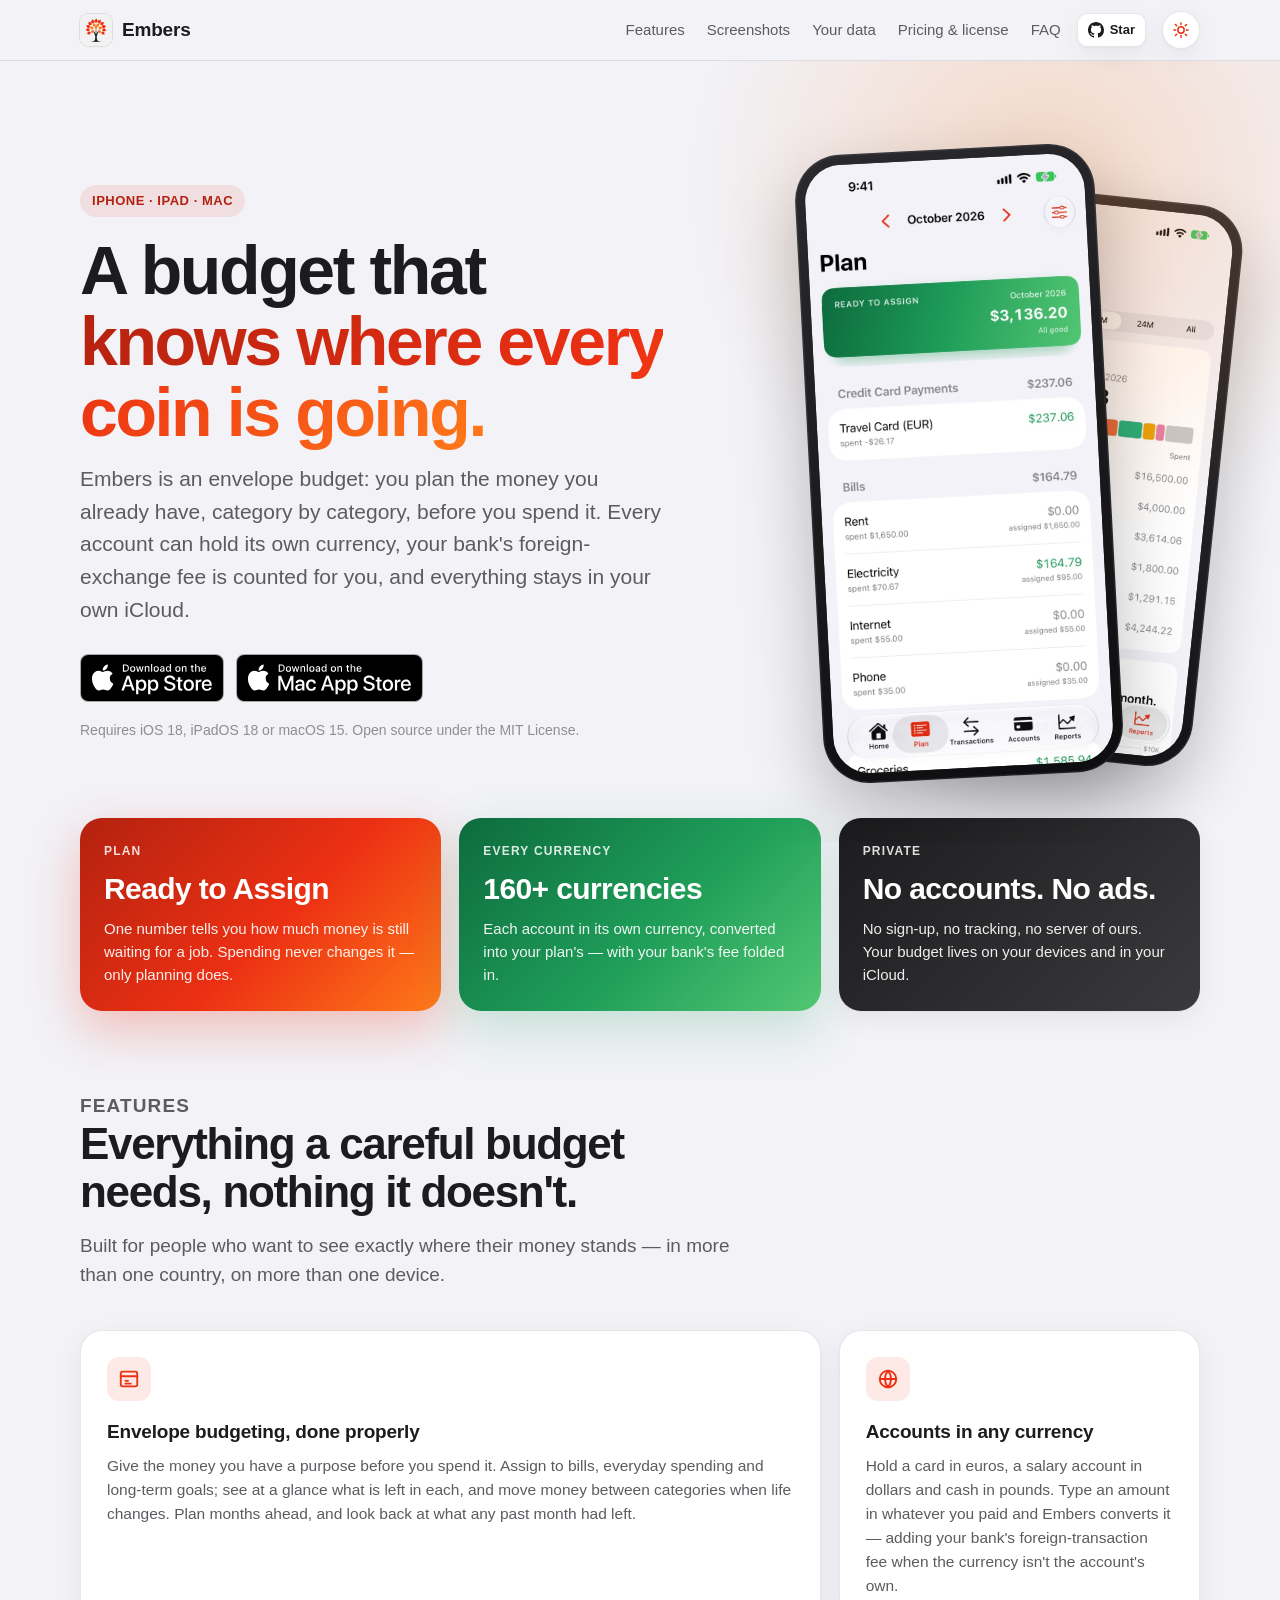
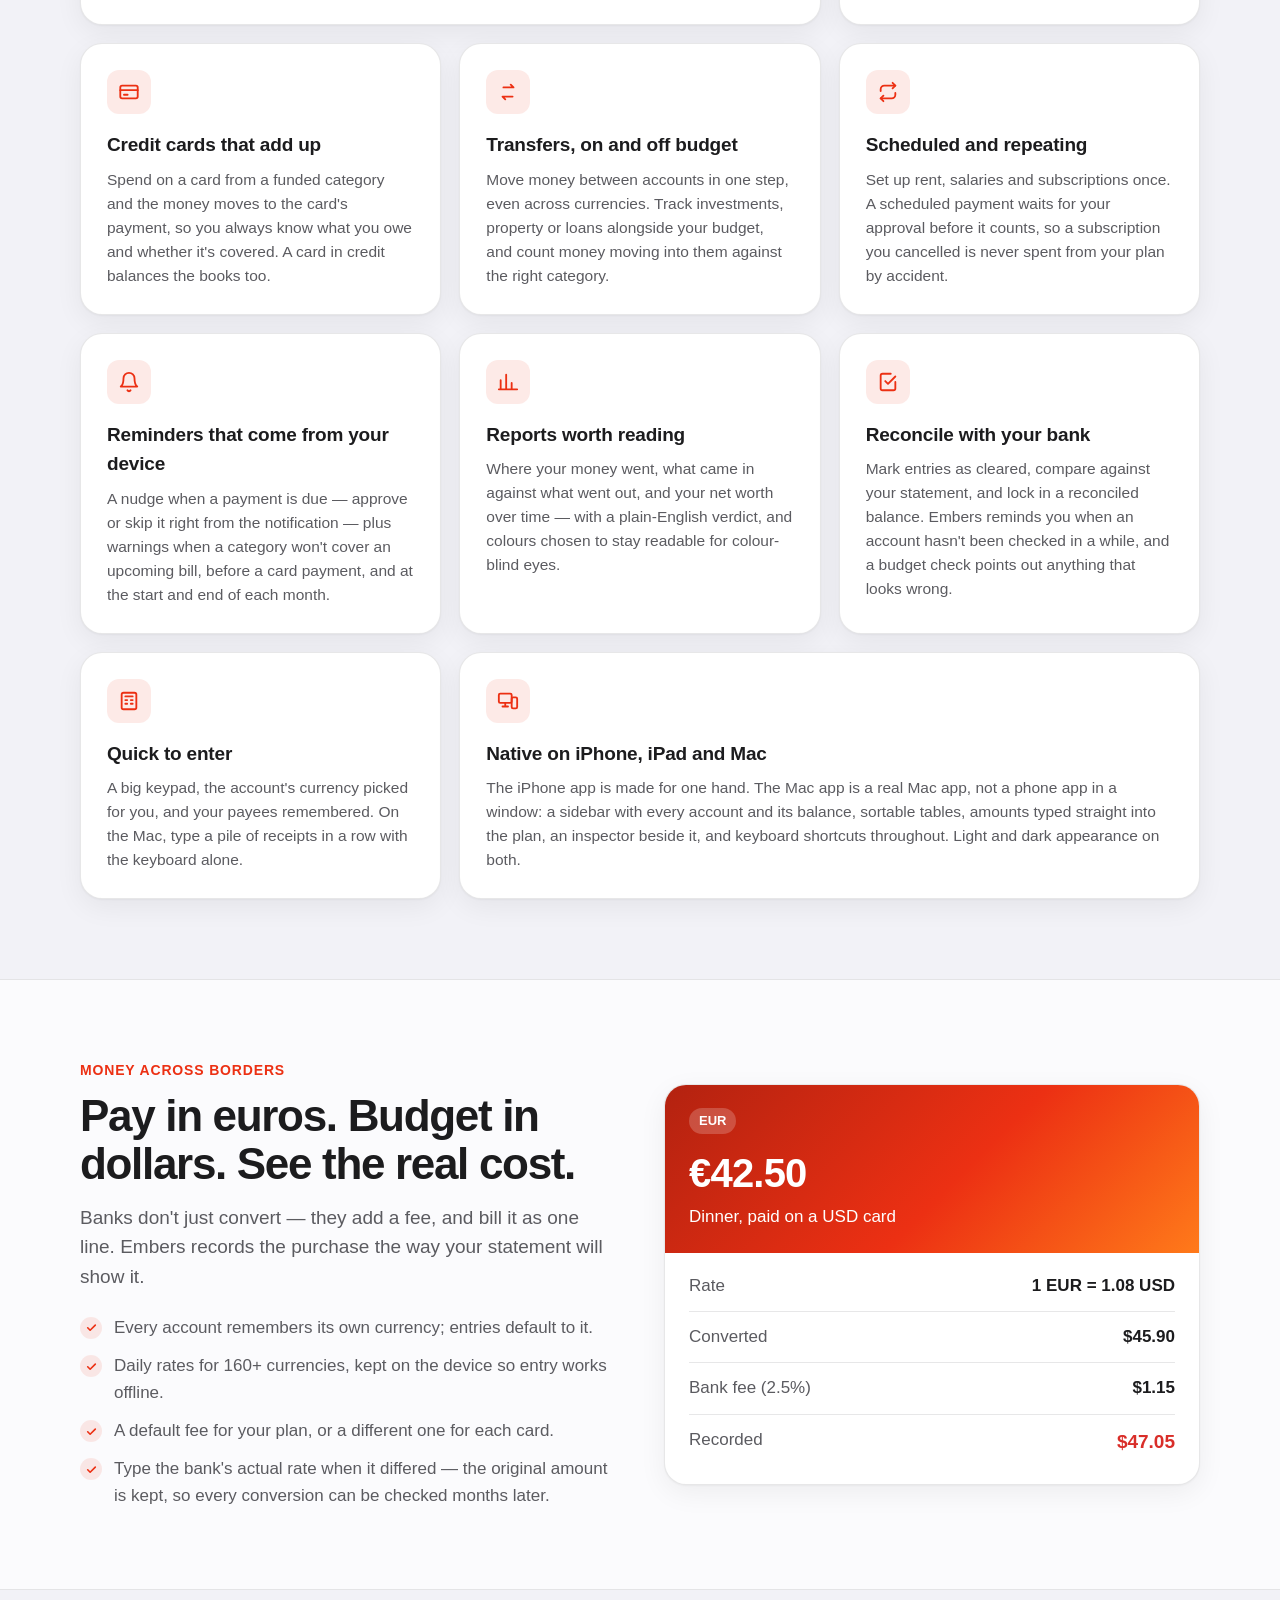
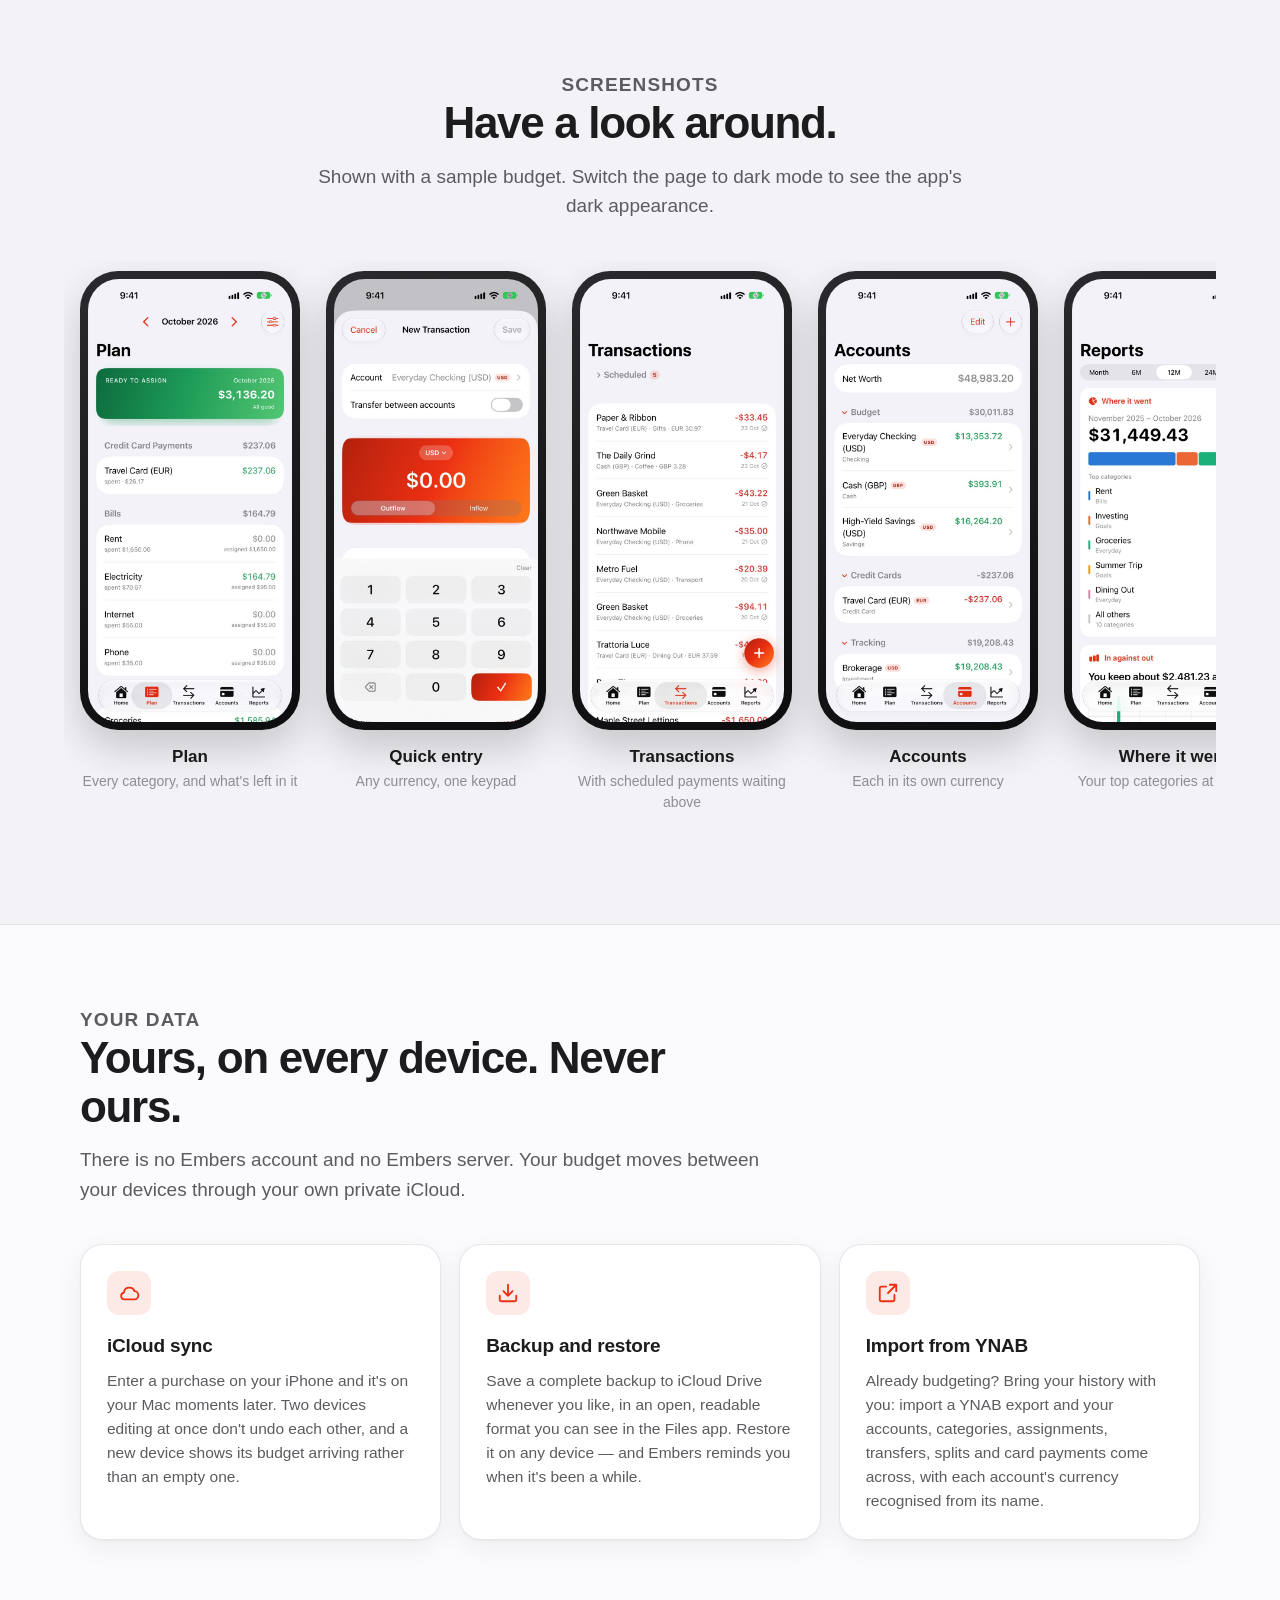
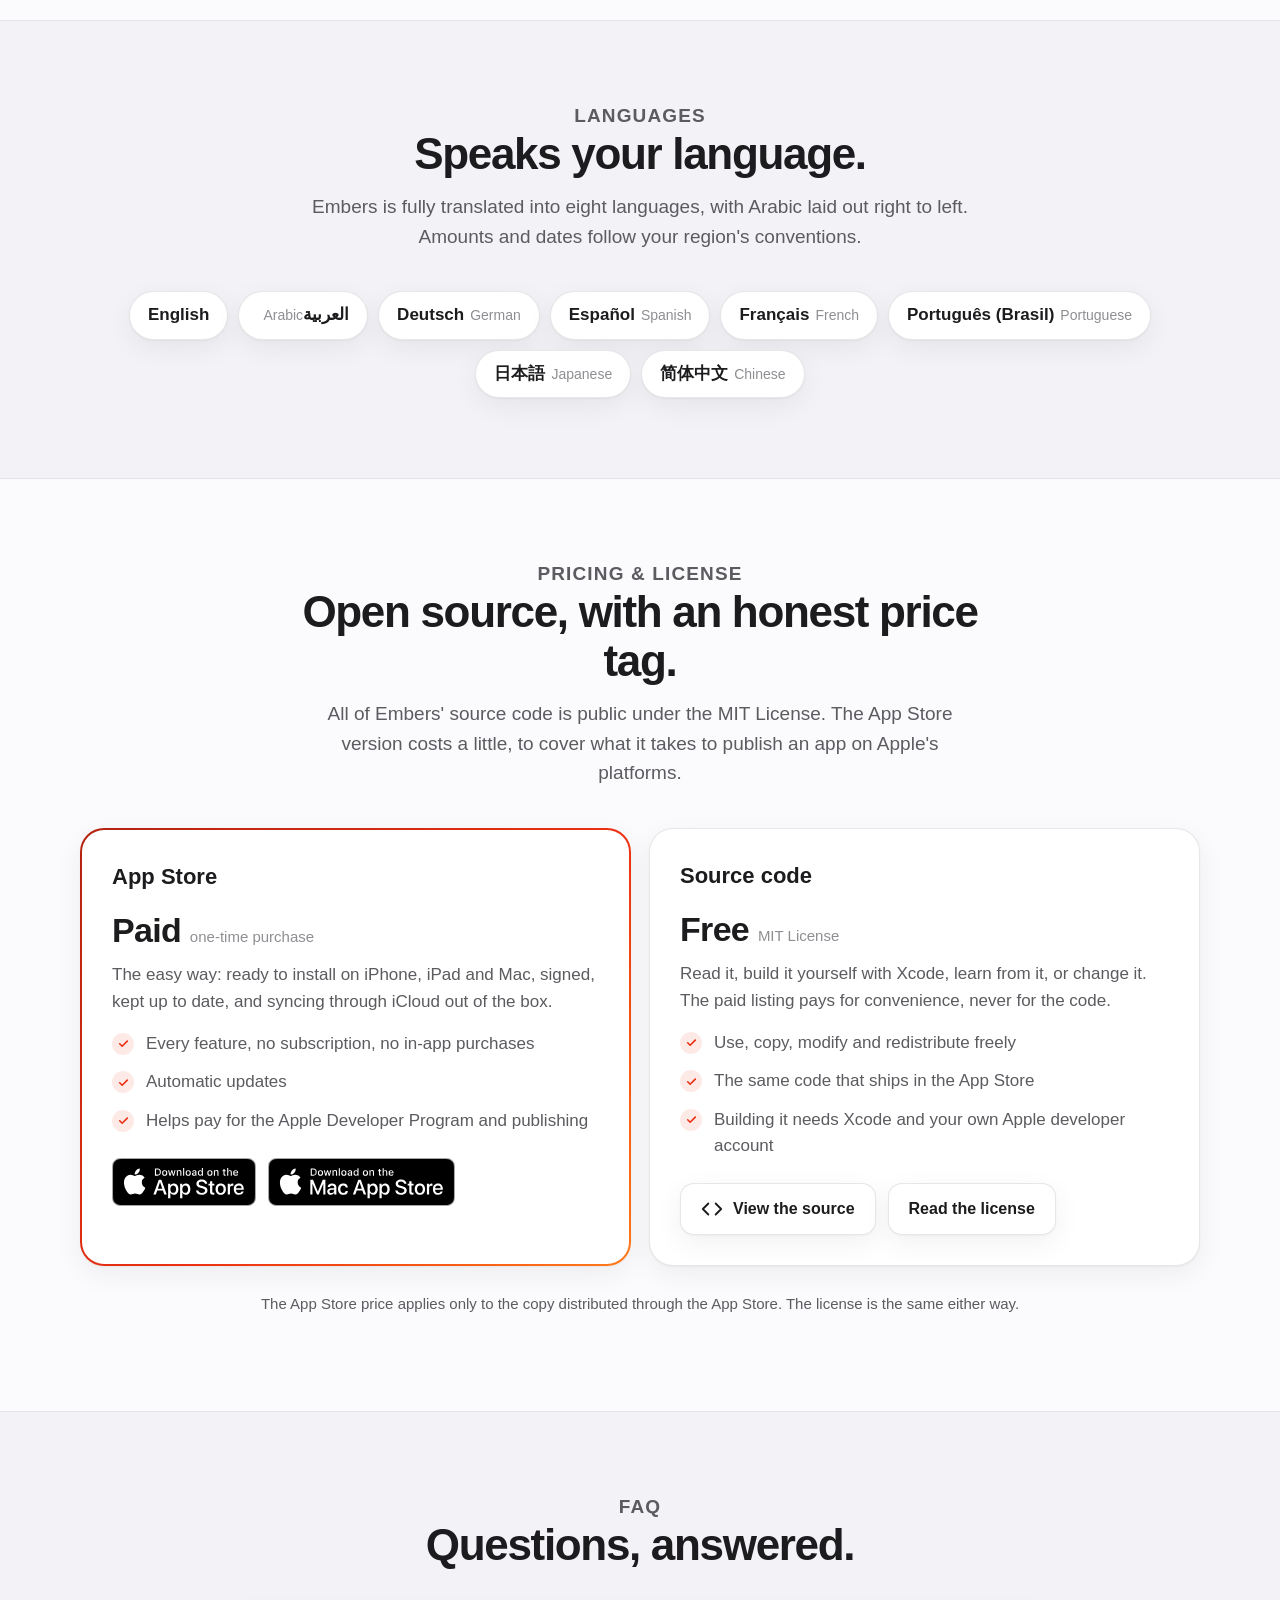
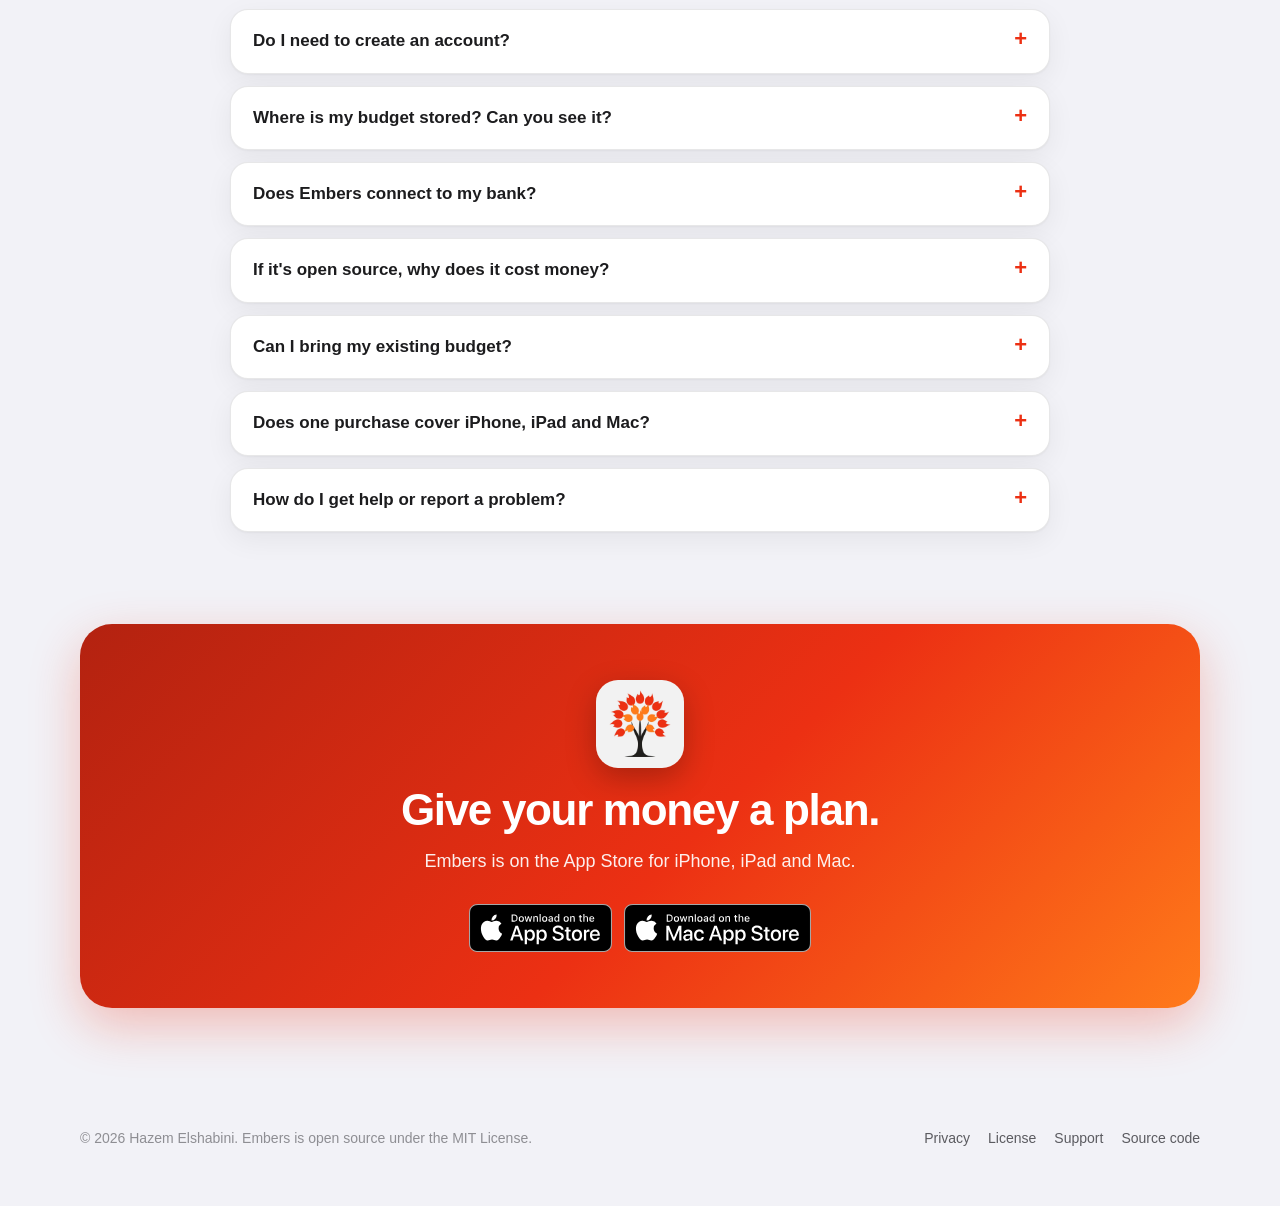
<file: web/index.html>
<!doctype html>
<html lang="en" data-theme="light">
<head>
  <meta charset="utf-8">
  <meta name="viewport" content="width=device-width, initial-scale=1, viewport-fit=cover">
  <title>Embers — Envelope Budgeting for iPhone, iPad and Mac</title>
  <meta name="description" content="Embers is a private, open-source envelope budget for iPhone, iPad and Mac. Give every account its own currency, fold in your bank's FX fee, sync through iCloud and import your existing budget.">
  <link rel="canonical" href="https://getembers.app/">
  <meta name="theme-color" content="#f2f2f7">
  <meta name="color-scheme" content="light dark">
  <!-- Safari's "Open in App Store" banner on iPhone and iPad. -->
  <meta name="apple-itunes-app" content="app-id=6824939307">

  <meta property="og:type" content="website">
  <meta property="og:site_name" content="Embers">
  <meta property="og:title" content="Embers — Envelope Budgeting for iPhone, iPad and Mac">
  <meta property="og:description" content="A private, open-source envelope budget with per-account currencies, iCloud sync and on-device reminders.">
  <meta property="og:url" content="https://getembers.app/">
  <meta property="og:image" content="https://getembers.app/assets/icon-light.png">
  <meta property="og:image:alt" content="The Embers app icon: a tree whose leaves are flames">
  <meta name="twitter:card" content="summary">

  <link rel="icon" type="image/png" sizes="64x64" href="assets/favicon.png">
  <link rel="apple-touch-icon" href="assets/apple-touch-icon.png">
  <link rel="manifest" href="site.webmanifest">
  <link rel="stylesheet" href="assets/site.css">

  <script>
    // Applied before first paint, so a returning visitor who chose dark never sees a light flash.
    try { if (localStorage.getItem("embers-theme") === "dark") document.documentElement.setAttribute("data-theme", "dark"); } catch (e) {}
  </script>

  <script type="application/ld+json">
  {
    "@context": "https://schema.org",
    "@type": "SoftwareApplication",
    "name": "Embers",
    "description": "A private, open-source envelope budget for iPhone, iPad and Mac, with per-account currencies, iCloud sync and on-device reminders.",
    "applicationCategory": "FinanceApplication",
    "operatingSystem": "iOS 18, iPadOS 18, macOS 15",
    "url": "https://getembers.app/",
    "image": "https://getembers.app/assets/icon-light.png",
    "license": "https://getembers.app/license.html",
    "isAccessibleForFree": false,
    "inLanguage": ["en", "ar", "de", "es", "fr", "pt-BR", "ja", "zh-Hans"],
    "author": { "@type": "Person", "name": "Hazem Elshabini" }
  }
  </script>
</head>
<body>
  <a class="skip" href="#main">Skip to content</a>

  <header class="site-header">
    <div class="wrap">
      <a class="brand" href="./" aria-label="Embers home">
        <img src="assets/favicon.png" alt="" width="32" height="32">
        Embers
      </a>
      <nav class="nav" aria-label="Main">
        <a href="#features">Features</a>
        <a href="#screenshots">Screenshots</a>
        <a href="#your-data">Your data</a>
        <a href="#pricing">Pricing &amp; license</a>
        <a href="#faq">FAQ</a>
      </nav>
      <!-- The repository is set in assets/store-links.js (EMBERS_REPO); the star count is fetched from GitHub. -->
      <a class="gh-badge" href="https://github.com/helshabini/embers" data-repo-link aria-label="Embers on GitHub">
        <svg viewBox="0 0 16 16" fill="currentColor" aria-hidden="true"><path d="M8 0C3.58 0 0 3.58 0 8c0 3.54 2.29 6.53 5.47 7.59.4.07.55-.17.55-.38 0-.19-.01-.82-.01-1.49-2.01.37-2.53-.49-2.69-.94-.09-.23-.48-.94-.82-1.13-.28-.15-.68-.52-.01-.53.63-.01 1.08.58 1.23.82.72 1.21 1.87.87 2.33.66.07-.52.28-.87.51-1.07-1.78-.2-3.64-.89-3.64-3.95 0-.87.31-1.59.82-2.15-.08-.2-.36-1.02.08-2.12 0 0 .67-.21 2.2.82.64-.18 1.32-.27 2-.27.68 0 1.36.09 2 .27 1.53-1.04 2.2-.82 2.2-.82.44 1.1.16 1.92.08 2.12.51.56.82 1.27.82 2.15 0 3.07-1.87 3.75-3.65 3.95.29.25.54.73.54 1.48 0 1.07-.01 1.93-.01 2.2 0 .21.15.46.55.38A8.01 8.01 0 0 0 16 8c0-4.42-3.58-8-8-8Z"/></svg>
        <span class="gh-label">Star</span>
        <span class="gh-count" data-stars hidden></span>
      </a>
      <button class="theme-toggle" type="button" aria-label="Switch to dark mode" aria-pressed="false">
        <svg class="sun" viewBox="0 0 24 24" fill="none" stroke="currentColor" stroke-width="2" stroke-linecap="round" aria-hidden="true"><circle cx="12" cy="12" r="4.2"/><path d="M12 2.5v2.2M12 19.3v2.2M4.6 4.6l1.6 1.6M17.8 17.8l1.6 1.6M2.5 12h2.2M19.3 12h2.2M4.6 19.4l1.6-1.6M17.8 6.2l1.6-1.6"/></svg>
        <svg class="moon" viewBox="0 0 24 24" fill="currentColor" aria-hidden="true"><path d="M20.4 14.6A8.6 8.6 0 0 1 9.4 3.6a.6.6 0 0 0-.8-.7 9.6 9.6 0 1 0 12.5 12.5.6.6 0 0 0-.7-.8Z"/></svg>
      </button>
    </div>
  </header>

  <main id="main">
    <!-- ================= Hero ================= -->
    <section class="hero" aria-labelledby="hero-title">
      <div class="wrap">
        <div>
          <span class="eyebrow">iPhone · iPad · Mac</span>
          <h1 id="hero-title">A budget that <span class="flame">knows where every coin is going.</span></h1>
          <p class="lede">Embers is an envelope budget: you plan the money you already have, category by category, before you spend it. Every account can hold its own currency, your bank's foreign-exchange fee is counted for you, and everything stays in your own iCloud.</p>
          <div class="store-buttons">
            <a class="store-badge" href="https://apps.apple.com/app/id6824939307" data-store="ios"><img src="assets/badges/app-store.svg" alt="Download on the App Store" width="144" height="48"></a>
            <a class="store-badge" href="https://apps.apple.com/app/id6824939307?mt=12" data-store="mac"><img src="assets/badges/mac-app-store.svg" alt="Download on the Mac App Store" width="187" height="48"></a>
          </div>
          <p class="fineprint">Requires iOS 18, iPadOS 18 or macOS 15. Open source under the MIT License.</p>
        </div>
        <div class="hero-visual">
          <div class="phone">
            <img class="shot-light" src="screenshots/light/plan.jpg" width="1206" height="2622" alt="The Plan screen: Ready to Assign at the top, then each category with what was assigned and what is left" fetchpriority="high">
            <img class="shot-dark" src="screenshots/dark/plan.jpg" width="1206" height="2622" alt="The Plan screen in dark mode" loading="lazy">
          </div>
          <div class="phone back" aria-hidden="true">
            <img class="shot-light" src="screenshots/light/reports.jpg" width="1206" height="2622" alt="" loading="lazy">
            <img class="shot-dark" src="screenshots/dark/reports.jpg" width="1206" height="2622" alt="" loading="lazy">
          </div>
        </div>
      </div>
    </section>

    <div class="wrap highlights" role="list">
      <div class="highlight" role="listitem">
        <div class="label">Plan</div>
        <div class="big">Ready to Assign</div>
        <p>One number tells you how much money is still waiting for a job. Spending never changes it — only planning does.</p>
      </div>
      <div class="highlight green" role="listitem">
        <div class="label">Every currency</div>
        <div class="big">160+ currencies</div>
        <p>Each account in its own currency, converted into your plan's — with your bank's fee folded in.</p>
      </div>
      <div class="highlight dark" role="listitem">
        <div class="label">Private</div>
        <div class="big">No accounts. No ads.</div>
        <p>No sign-up, no tracking, no server of ours. Your budget lives on your devices and in your iCloud.</p>
      </div>
    </div>

    <!-- ================= Features ================= -->
    <section id="features" aria-labelledby="features-title">
      <div class="wrap">
        <div class="section-head">
          <p class="kicker">Features</p>
          <h2 id="features-title">Everything a careful budget needs, nothing it doesn't.</h2>
          <p>Built for people who want to see exactly where their money stands — in more than one country, on more than one device.</p>
        </div>

        <div class="features">
          <article class="feature wide">
            <div class="icon"><svg viewBox="0 0 24 24" fill="none" stroke="currentColor" stroke-width="2" stroke-linecap="round" stroke-linejoin="round" aria-hidden="true"><rect x="3" y="4" width="18" height="16" rx="2"/><path d="M3 9h18M8 14h3M8 17h6"/></svg></div>
            <h3>Envelope budgeting, done properly</h3>
            <p>Give the money you have a purpose before you spend it. Assign to bills, everyday spending and long-term goals; see at a glance what is left in each, and move money between categories when life changes. Plan months ahead, and look back at what any past month had left.</p>
          </article>

          <article class="feature">
            <div class="icon"><svg viewBox="0 0 24 24" fill="none" stroke="currentColor" stroke-width="2" stroke-linecap="round" stroke-linejoin="round" aria-hidden="true"><circle cx="12" cy="12" r="9"/><path d="M3 12h18M12 3a14 14 0 0 1 0 18M12 3a14 14 0 0 0 0 18"/></svg></div>
            <h3>Accounts in any currency</h3>
            <p>Hold a card in euros, a salary account in dollars and cash in pounds. Type an amount in whatever you paid and Embers converts it — adding your bank's foreign-transaction fee when the currency isn't the account's own.</p>
          </article>

          <article class="feature">
            <div class="icon"><svg viewBox="0 0 24 24" fill="none" stroke="currentColor" stroke-width="2" stroke-linecap="round" stroke-linejoin="round" aria-hidden="true"><rect x="2.5" y="5" width="19" height="14" rx="2"/><path d="M2.5 10h19M6.5 15h4"/></svg></div>
            <h3>Credit cards that add up</h3>
            <p>Spend on a card from a funded category and the money moves to the card's payment, so you always know what you owe and whether it's covered. A card in credit balances the books too.</p>
          </article>

          <article class="feature">
            <div class="icon"><svg viewBox="0 0 24 24" fill="none" stroke="currentColor" stroke-width="2" stroke-linecap="round" stroke-linejoin="round" aria-hidden="true"><path d="M7 7h11l-3-3M17 17H6l3 3"/></svg></div>
            <h3>Transfers, on and off budget</h3>
            <p>Move money between accounts in one step, even across currencies. Track investments, property or loans alongside your budget, and count money moving into them against the right category.</p>
          </article>

          <article class="feature">
            <div class="icon"><svg viewBox="0 0 24 24" fill="none" stroke="currentColor" stroke-width="2" stroke-linecap="round" stroke-linejoin="round" aria-hidden="true"><path d="M17 2l3 3-3 3"/><path d="M4 11V9a4 4 0 0 1 4-4h12M7 22l-3-3 3-3"/><path d="M20 13v2a4 4 0 0 1-4 4H4"/></svg></div>
            <h3>Scheduled and repeating</h3>
            <p>Set up rent, salaries and subscriptions once. A scheduled payment waits for your approval before it counts, so a subscription you cancelled is never spent from your plan by accident.</p>
          </article>

          <article class="feature">
            <div class="icon"><svg viewBox="0 0 24 24" fill="none" stroke="currentColor" stroke-width="2" stroke-linecap="round" stroke-linejoin="round" aria-hidden="true"><path d="M6 8a6 6 0 0 1 12 0c0 7 3 9 3 9H3s3-2 3-9"/><path d="M10.3 21a1.9 1.9 0 0 0 3.4 0"/></svg></div>
            <h3>Reminders that come from your device</h3>
            <p>A nudge when a payment is due — approve or skip it right from the notification — plus warnings when a category won't cover an upcoming bill, before a card payment, and at the start and end of each month.</p>
          </article>

          <article class="feature">
            <div class="icon"><svg viewBox="0 0 24 24" fill="none" stroke="currentColor" stroke-width="2" stroke-linecap="round" stroke-linejoin="round" aria-hidden="true"><path d="M4 20V10M10 20V4M16 20v-7M22 20H2"/></svg></div>
            <h3>Reports worth reading</h3>
            <p>Where your money went, what came in against what went out, and your net worth over time — with a plain-English verdict, and colours chosen to stay readable for colour-blind eyes.</p>
          </article>

          <article class="feature">
            <div class="icon"><svg viewBox="0 0 24 24" fill="none" stroke="currentColor" stroke-width="2" stroke-linecap="round" stroke-linejoin="round" aria-hidden="true"><path d="M9 11l3 3 8-8"/><path d="M20 12v7a2 2 0 0 1-2 2H6a2 2 0 0 1-2-2V5a2 2 0 0 1 2-2h9"/></svg></div>
            <h3>Reconcile with your bank</h3>
            <p>Mark entries as cleared, compare against your statement, and lock in a reconciled balance. Embers reminds you when an account hasn't been checked in a while, and a budget check points out anything that looks wrong.</p>
          </article>

          <article class="feature">
            <div class="icon"><svg viewBox="0 0 24 24" fill="none" stroke="currentColor" stroke-width="2" stroke-linecap="round" stroke-linejoin="round" aria-hidden="true"><rect x="4" y="3" width="16" height="18" rx="2"/><path d="M8 7h8M8 11h2M14 11h2M8 15h2M14 15h2"/></svg></div>
            <h3>Quick to enter</h3>
            <p>A big keypad, the account's currency picked for you, and your payees remembered. On the Mac, type a pile of receipts in a row with the keyboard alone.</p>
          </article>

          <article class="feature wide">
            <div class="icon"><svg viewBox="0 0 24 24" fill="none" stroke="currentColor" stroke-width="2" stroke-linecap="round" stroke-linejoin="round" aria-hidden="true"><rect x="2" y="4" width="14" height="10" rx="1.5"/><path d="M6 18h6M9 14v4"/><rect x="16" y="8" width="6" height="12" rx="1.5"/></svg></div>
            <h3>Native on iPhone, iPad and Mac</h3>
            <p>The iPhone app is made for one hand. The Mac app is a real Mac app, not a phone app in a window: a sidebar with every account and its balance, sortable tables, amounts typed straight into the plan, an inspector beside it, and keyboard shortcuts throughout. Light and dark appearance on both.</p>
          </article>
        </div>
      </div>
    </section>

    <!-- ================= FX ================= -->
    <section class="alt" aria-labelledby="fx-title">
      <div class="wrap fx">
        <div>
          <p class="kicker">Money across borders</p>
          <h2 id="fx-title">Pay in euros. Budget in dollars. See the real cost.</h2>
          <p class="section-head" style="color:var(--text-2);font-size:19px;margin:0">Banks don't just convert — they add a fee, and bill it as one line. Embers records the purchase the way your statement will show it.</p>
          <ul class="checks">
            <li>Every account remembers its own currency; entries default to it.</li>
            <li>Daily rates for 160+ currencies, kept on the device so entry works offline.</li>
            <li>A default fee for your plan, or a different one for each card.</li>
            <li>Type the bank's actual rate when it differed — the original amount is kept, so every conversion can be checked months later.</li>
          </ul>
        </div>
        <div class="fx-card" aria-label="Example: a 42.50 euro purchase on a US dollar card">
          <div class="top">
            <span class="ccy">EUR</span>
            <div class="amount">€42.50</div>
            <div>Dinner, paid on a USD card</div>
          </div>
          <dl>
            <div class="row"><dt>Rate</dt><dd>1 EUR = 1.08 USD</dd></div>
            <div class="row"><dt>Converted</dt><dd>$45.90</dd></div>
            <div class="row"><dt>Bank fee (2.5%)</dt><dd>$1.15</dd></div>
            <div class="row total"><dt>Recorded</dt><dd>$47.05</dd></div>
          </dl>
        </div>
      </div>
    </section>

    <!-- ================= Screenshots ================= -->
    <section id="screenshots" aria-labelledby="screenshots-title">
      <div class="wrap">
        <div class="section-head center">
          <p class="kicker">Screenshots</p>
          <h2 id="screenshots-title">Have a look around.</h2>
          <p>Shown with a sample budget. Switch the page to dark mode to see the app's dark appearance.</p>
        </div>
        <div class="gallery" tabindex="0" aria-label="App screenshots, scroll sideways for more">
          <figure>
            <div class="phone">
              <img class="shot-light" src="screenshots/light/plan.jpg" width="1206" height="2622" alt="Plan: categories grouped into Bills, Everyday and Goals, each with assigned, spent and available amounts" loading="lazy">
              <img class="shot-dark" src="screenshots/dark/plan.jpg" width="1206" height="2622" alt="Plan in dark mode" loading="lazy">
            </div>
            <figcaption>Plan<span>Every category, and what's left in it</span></figcaption>
          </figure>
          <figure>
            <div class="phone">
              <img class="shot-light" src="screenshots/light/new-transaction.jpg" width="1206" height="2622" alt="New transaction: a large keypad, the account, and a currency button" loading="lazy">
              <img class="shot-dark" src="screenshots/dark/new-transaction.jpg" width="1206" height="2622" alt="New transaction in dark mode" loading="lazy">
            </div>
            <figcaption>Quick entry<span>Any currency, one keypad</span></figcaption>
          </figure>
          <figure>
            <div class="phone">
              <img class="shot-light" src="screenshots/light/transactions.jpg" width="1206" height="2622" alt="Transactions: recent purchases with their account, category and original foreign amount" loading="lazy">
              <img class="shot-dark" src="screenshots/dark/transactions.jpg" width="1206" height="2622" alt="Transactions in dark mode" loading="lazy">
            </div>
            <figcaption>Transactions<span>With scheduled payments waiting above</span></figcaption>
          </figure>
          <figure>
            <div class="phone">
              <img class="shot-light" src="screenshots/light/accounts.jpg" width="1206" height="2622" alt="Accounts: checking, cash, savings, a credit card and a tracked brokerage, each tagged with its currency" loading="lazy">
              <img class="shot-dark" src="screenshots/dark/accounts.jpg" width="1206" height="2622" alt="Accounts in dark mode" loading="lazy">
            </div>
            <figcaption>Accounts<span>Each in its own currency</span></figcaption>
          </figure>
          <figure>
            <div class="phone">
              <img class="shot-light" src="screenshots/light/reports.jpg" width="1206" height="2622" alt="Reports: where the money went over twelve months, broken down by category" loading="lazy">
              <img class="shot-dark" src="screenshots/dark/reports.jpg" width="1206" height="2622" alt="Reports in dark mode" loading="lazy">
            </div>
            <figcaption>Where it went<span>Your top categories at a glance</span></figcaption>
          </figure>
          <figure>
            <div class="phone">
              <img class="shot-light" src="screenshots/light/net-worth.jpg" width="1206" height="2622" alt="Reports: income against spending by month, and net worth over time" loading="lazy">
              <img class="shot-dark" src="screenshots/dark/net-worth.jpg" width="1206" height="2622" alt="Income, spending and net worth in dark mode" loading="lazy">
            </div>
            <figcaption>In, out and net worth<span>How the year is really going</span></figcaption>
          </figure>
          <figure>
            <div class="phone">
              <img class="shot-light" src="screenshots/light/home.jpg" width="1206" height="2622" alt="Home: Ready to Assign, net worth, and on-budget and tracking balances" loading="lazy">
              <img class="shot-dark" src="screenshots/dark/home.jpg" width="1206" height="2622" alt="Home in dark mode" loading="lazy">
            </div>
            <figcaption>Home<span>Where you stand this month</span></figcaption>
          </figure>
        </div>
      </div>
    </section>

    <!-- ================= Your data ================= -->
    <section id="your-data" class="alt" aria-labelledby="data-title">
      <div class="wrap">
        <div class="section-head">
          <p class="kicker">Your data</p>
          <h2 id="data-title">Yours, on every device. Never ours.</h2>
          <p>There is no Embers account and no Embers server. Your budget moves between your devices through your own private iCloud.</p>
        </div>
        <div class="features">
          <article class="feature">
            <div class="icon"><svg viewBox="0 0 24 24" fill="none" stroke="currentColor" stroke-width="2" stroke-linecap="round" stroke-linejoin="round" aria-hidden="true"><path d="M17.5 19a4.5 4.5 0 0 0 .5-9 6 6 0 0 0-11.6 1.5A3.8 3.8 0 0 0 7 19Z"/></svg></div>
            <h3>iCloud sync</h3>
            <p>Enter a purchase on your iPhone and it's on your Mac moments later. Two devices editing at once don't undo each other, and a new device shows its budget arriving rather than an empty one.</p>
          </article>
          <article class="feature">
            <div class="icon"><svg viewBox="0 0 24 24" fill="none" stroke="currentColor" stroke-width="2" stroke-linecap="round" stroke-linejoin="round" aria-hidden="true"><path d="M21 15v4a2 2 0 0 1-2 2H5a2 2 0 0 1-2-2v-4M7 10l5 5 5-5M12 15V3"/></svg></div>
            <h3>Backup and restore</h3>
            <p>Save a complete backup to iCloud Drive whenever you like, in an open, readable format you can see in the Files app. Restore it on any device — and Embers reminds you when it's been a while.</p>
          </article>
          <article class="feature">
            <div class="icon"><svg viewBox="0 0 24 24" fill="none" stroke="currentColor" stroke-width="2" stroke-linecap="round" stroke-linejoin="round" aria-hidden="true"><path d="M14 3h7v7M21 3l-9 9M10 5H5a2 2 0 0 0-2 2v12a2 2 0 0 0 2 2h12a2 2 0 0 0 2-2v-5"/></svg></div>
            <h3>Import from YNAB</h3>
            <p>Already budgeting? Bring your history with you: import a YNAB export and your accounts, categories, assignments, transfers, splits and card payments come across, with each account's currency recognised from its name.</p>
          </article>
        </div>
      </div>
    </section>

    <!-- ================= Languages ================= -->
    <section aria-labelledby="languages-title">
      <div class="wrap">
        <div class="section-head center">
          <p class="kicker">Languages</p>
          <h2 id="languages-title">Speaks your language.</h2>
          <p>Embers is fully translated into eight languages, with Arabic laid out right to left. Amounts and dates follow your region's conventions.</p>
        </div>
        <ul class="languages">
          <li lang="en">English</li>
          <li lang="ar" dir="rtl">العربية<span lang="en" dir="ltr">Arabic</span></li>
          <li lang="de">Deutsch<span lang="en">German</span></li>
          <li lang="es">Español<span lang="en">Spanish</span></li>
          <li lang="fr">Français<span lang="en">French</span></li>
          <li lang="pt-BR">Português (Brasil)<span lang="en">Portuguese</span></li>
          <li lang="ja">日本語<span lang="en">Japanese</span></li>
          <li lang="zh-Hans">简体中文<span lang="en">Chinese</span></li>
        </ul>
      </div>
    </section>

    <!-- ================= Pricing & license ================= -->
    <section id="pricing" class="alt" aria-labelledby="pricing-title">
      <div class="wrap">
        <div class="section-head center">
          <p class="kicker">Pricing &amp; license</p>
          <h2 id="pricing-title">Open source, with an honest price tag.</h2>
          <p>All of Embers' source code is public under the MIT License. The App Store version costs a little, to cover what it takes to publish an app on Apple's platforms.</p>
        </div>
        <div class="pricing">
          <div class="plan-card featured">
            <h3>App Store</h3>
            <div class="price">Paid <small>one-time purchase</small></div>
            <p>The easy way: ready to install on iPhone, iPad and Mac, signed, kept up to date, and syncing through iCloud out of the box.</p>
            <ul class="checks">
              <li>Every feature, no subscription, no in-app purchases</li>
              <li>Automatic updates</li>
              <li>Helps pay for the Apple Developer Program and publishing</li>
            </ul>
            <div class="store-buttons">
              <a class="store-badge" href="https://apps.apple.com/app/id6824939307" data-store="ios"><img src="assets/badges/app-store.svg" alt="Download on the App Store" width="144" height="48"></a>
              <a class="store-badge" href="https://apps.apple.com/app/id6824939307?mt=12" data-store="mac"><img src="assets/badges/mac-app-store.svg" alt="Download on the Mac App Store" width="187" height="48"></a>
            </div>
          </div>
          <div class="plan-card">
            <h3>Source code</h3>
            <div class="price">Free <small>MIT License</small></div>
            <p>Read it, build it yourself with Xcode, learn from it, or change it. The paid listing pays for convenience, never for the code.</p>
            <ul class="checks">
              <li>Use, copy, modify and redistribute freely</li>
              <li>The same code that ships in the App Store</li>
              <li>Building it needs Xcode and your own Apple developer account</li>
            </ul>
            <div class="store-buttons">
              <a class="btn btn-secondary" href="https://github.com/helshabini/embers" data-repo-link>
                <svg viewBox="0 0 24 24" fill="none" stroke="currentColor" stroke-width="2" stroke-linecap="round" stroke-linejoin="round" aria-hidden="true"><path d="M16 18l6-6-6-6M8 6l-6 6 6 6"/></svg>
                View the source
              </a>
              <a class="btn btn-secondary" href="license.html">Read the license</a>
            </div>
          </div>
        </div>
        <p class="license-note">The App Store price applies only to the copy distributed through the App Store. The license is the same either way.</p>
      </div>
    </section>

    <!-- ================= FAQ ================= -->
    <section id="faq" aria-labelledby="faq-title">
      <div class="wrap">
        <div class="section-head center">
          <p class="kicker">FAQ</p>
          <h2 id="faq-title">Questions, answered.</h2>
        </div>
        <div class="faq">
          <details>
            <summary>Do I need to create an account?</summary>
            <p>No. Embers uses the Apple ID you're already signed in with to sync through your own iCloud. There's nothing to sign up for, and no password of ours to remember.</p>
          </details>
          <details>
            <summary>Where is my budget stored? Can you see it?</summary>
            <p>On your devices, and in your private iCloud database when sync is on. The developer has no server and no way to see your budget. Read the <a href="privacy.html">privacy policy</a> for the details.</p>
          </details>
          <details>
            <summary>Does Embers connect to my bank?</summary>
            <p>No. You enter transactions yourself — which is what keeps you aware of every purchase — and reconcile against your statement when you like. The only thing Embers fetches from the internet is the day's exchange rates.</p>
          </details>
          <details>
            <summary>If it's open source, why does it cost money?</summary>
            <p>Publishing on the App Store has real costs, starting with Apple's yearly developer fee. The price covers those. If you'd rather, you're free to build Embers yourself from the source code.</p>
          </details>
          <details>
            <summary>Can I bring my existing budget?</summary>
            <p>Yes. Embers imports a YNAB export, including past months, transfers, split transactions and credit cards. You can also restore any backup made by Embers itself.</p>
          </details>
          <details>
            <summary>Does one purchase cover iPhone, iPad and Mac?</summary>
            <p>Yes. Buy Embers once and it is yours on iPhone, iPad and Mac, under the same Apple ID, and your budget syncs between them through iCloud.</p>
          </details>
          <details>
            <summary>How do I get help or report a problem?</summary>
            <p>See the <a href="support.html">support page</a>.</p>
          </details>
        </div>
      </div>
    </section>

    <!-- ================= CTA ================= -->
    <section aria-labelledby="cta-title" style="padding-top:0">
      <div class="wrap">
        <div class="cta">
          <img src="assets/icon-light.webp" alt="" width="88" height="88" loading="lazy">
          <h2 id="cta-title">Give your money a plan.</h2>
          <p>Embers is on the App Store for iPhone, iPad and Mac.</p>
          <div class="store-buttons">
            <a class="store-badge" href="https://apps.apple.com/app/id6824939307" data-store="ios"><img src="assets/badges/app-store.svg" alt="Download on the App Store" width="144" height="48"></a>
            <a class="store-badge" href="https://apps.apple.com/app/id6824939307?mt=12" data-store="mac"><img src="assets/badges/mac-app-store.svg" alt="Download on the Mac App Store" width="187" height="48"></a>
          </div>
        </div>
      </div>
    </section>
  </main>

  <footer class="site-footer">
    <div class="wrap">
      <span>© 2026 Hazem Elshabini. Embers is open source under the MIT License.</span>
      <nav aria-label="Footer">
        <a href="privacy.html">Privacy</a>
        <a href="license.html">License</a>
        <a href="support.html">Support</a>
        <a href="https://github.com/helshabini/embers" data-repo-link>Source code</a>
      </nav>
    </div>
  </footer>

  <script src="assets/theme.js" defer></script>
  <script src="assets/store-links.js" defer></script>
</body>
</html>
</file>
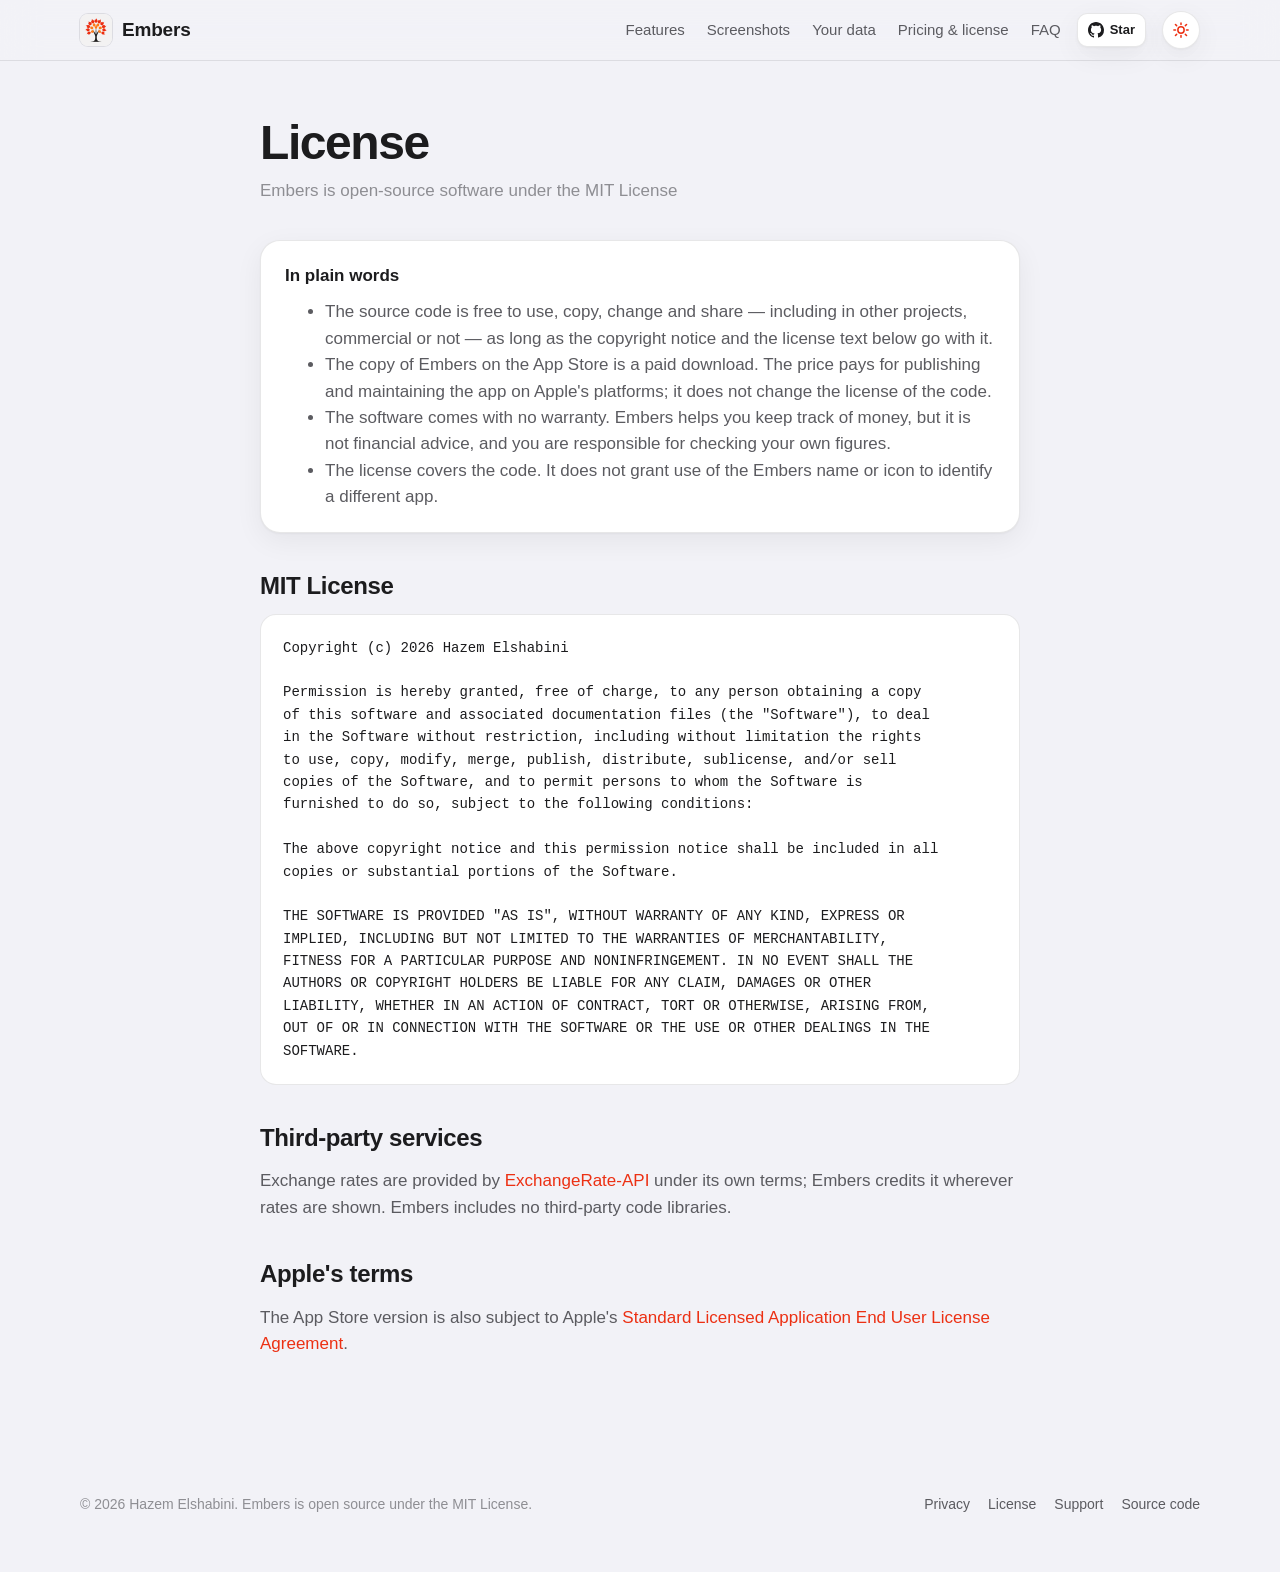
<file: web/license.html>
<!doctype html>
<html lang="en" data-theme="light">
<head>
  <meta charset="utf-8">
  <meta name="viewport" content="width=device-width, initial-scale=1, viewport-fit=cover">
  <title>License — Embers</title>
  <meta name="description" content="Embers is open-source software under the MIT License. The App Store version is a paid download.">
  <link rel="canonical" href="https://getembers.app/license.html">
  <meta name="theme-color" content="#f2f2f7">
  <meta name="color-scheme" content="light dark">
  <meta property="og:type" content="website">
  <meta property="og:site_name" content="Embers">
  <meta property="og:title" content="License — Embers">
  <meta property="og:description" content="Embers is open-source software under the MIT License. The App Store version is a paid download.">
  <meta property="og:url" content="https://getembers.app/license.html">
  <meta property="og:image" content="https://getembers.app/assets/icon-light.png">
  <meta name="twitter:card" content="summary">
  <link rel="icon" type="image/png" sizes="64x64" href="assets/favicon.png">
  <link rel="apple-touch-icon" href="assets/apple-touch-icon.png">
  <link rel="manifest" href="site.webmanifest">
  <link rel="stylesheet" href="assets/site.css">
  <script>
    try { if (localStorage.getItem("embers-theme") === "dark") document.documentElement.setAttribute("data-theme", "dark"); } catch (e) {}
  </script>
</head>
<body>
  <a class="skip" href="#main">Skip to content</a>

  <header class="site-header">
    <div class="wrap">
      <a class="brand" href="./" aria-label="Embers home">
        <img src="assets/favicon.png" alt="" width="32" height="32">
        Embers
      </a>
      <nav class="nav" aria-label="Main">
        <a href="./#features">Features</a>
        <a href="./#screenshots">Screenshots</a>
        <a href="./#your-data">Your data</a>
        <a href="./#pricing">Pricing &amp; license</a>
        <a href="./#faq">FAQ</a>
      </nav>
      <!-- The repository is set in assets/store-links.js (EMBERS_REPO); the star count is fetched from GitHub. -->
      <a class="gh-badge" href="https://github.com/helshabini/embers" data-repo-link aria-label="Embers on GitHub">
        <svg viewBox="0 0 16 16" fill="currentColor" aria-hidden="true"><path d="M8 0C3.58 0 0 3.58 0 8c0 3.54 2.29 6.53 5.47 7.59.4.07.55-.17.55-.38 0-.19-.01-.82-.01-1.49-2.01.37-2.53-.49-2.69-.94-.09-.23-.48-.94-.82-1.13-.28-.15-.68-.52-.01-.53.63-.01 1.08.58 1.23.82.72 1.21 1.87.87 2.33.66.07-.52.28-.87.51-1.07-1.78-.2-3.64-.89-3.64-3.95 0-.87.31-1.59.82-2.15-.08-.2-.36-1.02.08-2.12 0 0 .67-.21 2.2.82.64-.18 1.32-.27 2-.27.68 0 1.36.09 2 .27 1.53-1.04 2.2-.82 2.2-.82.44 1.1.16 1.92.08 2.12.51.56.82 1.27.82 2.15 0 3.07-1.87 3.75-3.65 3.95.29.25.54.73.54 1.48 0 1.07-.01 1.93-.01 2.2 0 .21.15.46.55.38A8.01 8.01 0 0 0 16 8c0-4.42-3.58-8-8-8Z"/></svg>
        <span class="gh-label">Star</span>
        <span class="gh-count" data-stars hidden></span>
      </a>
      <button class="theme-toggle" type="button" aria-label="Switch to dark mode" aria-pressed="false">
        <svg class="sun" viewBox="0 0 24 24" fill="none" stroke="currentColor" stroke-width="2" stroke-linecap="round" aria-hidden="true"><circle cx="12" cy="12" r="4.2"/><path d="M12 2.5v2.2M12 19.3v2.2M4.6 4.6l1.6 1.6M17.8 17.8l1.6 1.6M2.5 12h2.2M19.3 12h2.2M4.6 19.4l1.6-1.6M17.8 6.2l1.6-1.6"/></svg>
        <svg class="moon" viewBox="0 0 24 24" fill="currentColor" aria-hidden="true"><path d="M20.4 14.6A8.6 8.6 0 0 1 9.4 3.6a.6.6 0 0 0-.8-.7 9.6 9.6 0 1 0 12.5 12.5.6.6 0 0 0-.7-.8Z"/></svg>
      </button>
    </div>
  </header>

  <main id="main" class="wrap">
    <article class="prose">
      <h1>License</h1>
      <p class="updated">Embers is open-source software under the MIT License</p>

      <div class="card">
        <p style="margin:0 0 10px"><strong>In plain words</strong></p>
        <ul style="margin:0">
          <li>The source code is free to use, copy, change and share — including in other projects, commercial or not — as long as the copyright notice and the license text below go with it.</li>
          <li>The copy of Embers on the App Store is a paid download. The price pays for publishing and maintaining the app on Apple's platforms; it does not change the license of the code.</li>
          <li>The software comes with no warranty. Embers helps you keep track of money, but it is not financial advice, and you are responsible for checking your own figures.</li>
          <li>The license covers the code. It does not grant use of the Embers name or icon to identify a different app.</li>
        </ul>
      </div>

      <h2>MIT License</h2>
<pre>Copyright (c) 2026 Hazem Elshabini

Permission is hereby granted, free of charge, to any person obtaining a copy
of this software and associated documentation files (the "Software"), to deal
in the Software without restriction, including without limitation the rights
to use, copy, modify, merge, publish, distribute, sublicense, and/or sell
copies of the Software, and to permit persons to whom the Software is
furnished to do so, subject to the following conditions:

The above copyright notice and this permission notice shall be included in all
copies or substantial portions of the Software.

THE SOFTWARE IS PROVIDED "AS IS", WITHOUT WARRANTY OF ANY KIND, EXPRESS OR
IMPLIED, INCLUDING BUT NOT LIMITED TO THE WARRANTIES OF MERCHANTABILITY,
FITNESS FOR A PARTICULAR PURPOSE AND NONINFRINGEMENT. IN NO EVENT SHALL THE
AUTHORS OR COPYRIGHT HOLDERS BE LIABLE FOR ANY CLAIM, DAMAGES OR OTHER
LIABILITY, WHETHER IN AN ACTION OF CONTRACT, TORT OR OTHERWISE, ARISING FROM,
OUT OF OR IN CONNECTION WITH THE SOFTWARE OR THE USE OR OTHER DEALINGS IN THE
SOFTWARE.</pre>

      <h2>Third-party services</h2>
      <p>Exchange rates are provided by <a href="https://www.exchangerate-api.com">ExchangeRate-API</a> under its own terms; Embers credits it wherever rates are shown. Embers includes no third-party code libraries.</p>

      <h2>Apple's terms</h2>
      <p>The App Store version is also subject to Apple's <a href="https://www.apple.com/legal/internet-services/itunes/dev/stdeula/">Standard Licensed Application End User License Agreement</a>.</p>
    </article>
  </main>

  <footer class="site-footer">
    <div class="wrap">
      <span>© 2026 Hazem Elshabini. Embers is open source under the MIT License.</span>
      <nav aria-label="Footer">
        <a href="privacy.html">Privacy</a>
        <a href="license.html">License</a>
        <a href="support.html">Support</a>
        <a href="https://github.com/helshabini/embers" data-repo-link>Source code</a>
      </nav>
    </div>
  </footer>

  <script src="assets/theme.js" defer></script>
  <script src="assets/store-links.js" defer></script>
</body>
</html>
</file>
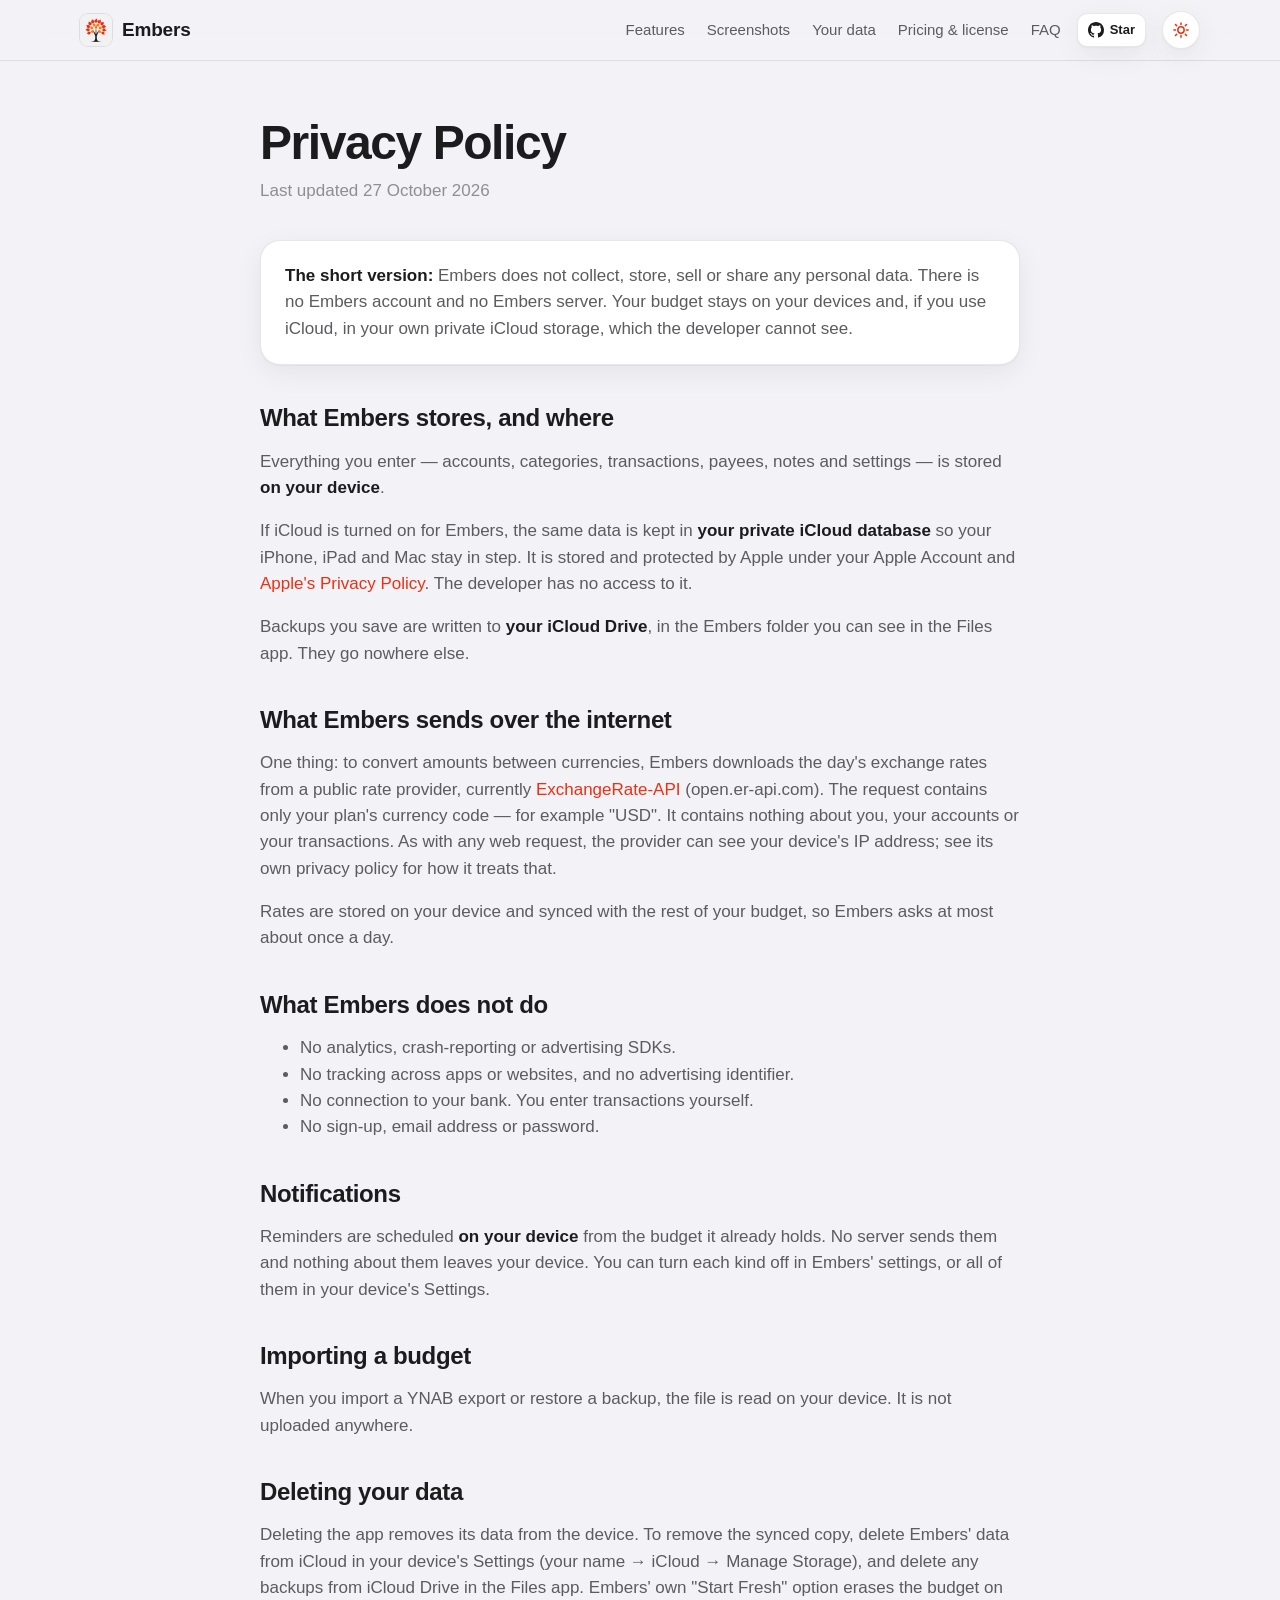
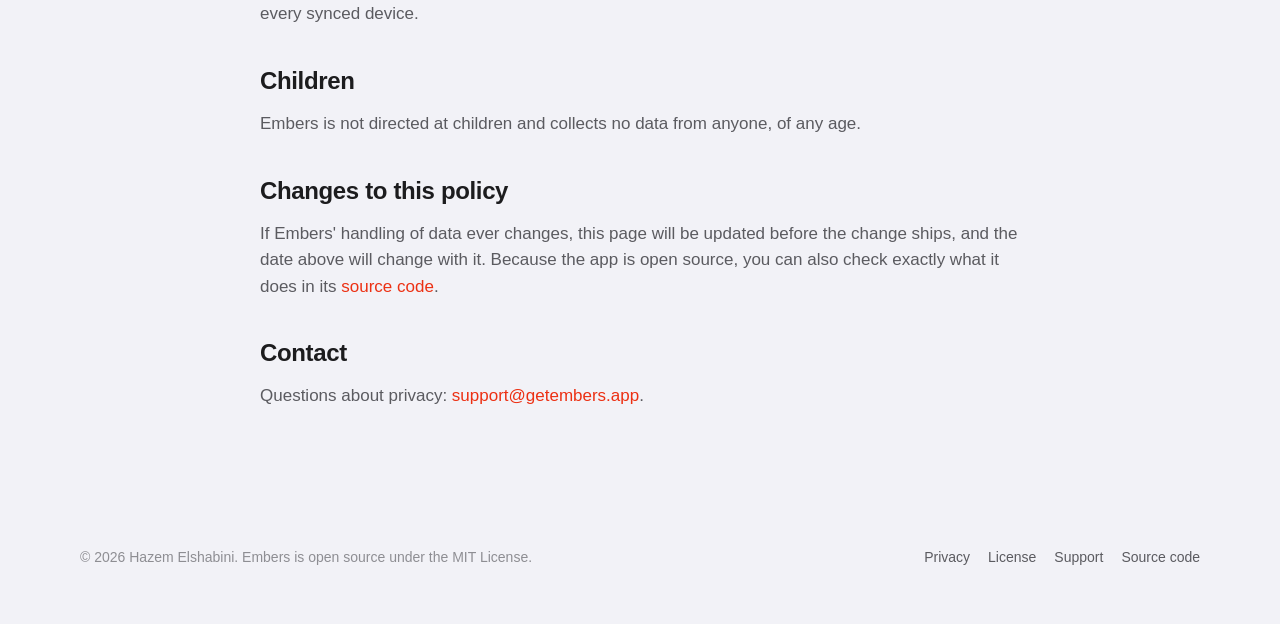
<file: web/privacy.html>
<!doctype html>
<html lang="en" data-theme="light">
<head>
  <meta charset="utf-8">
  <meta name="viewport" content="width=device-width, initial-scale=1, viewport-fit=cover">
  <title>Privacy Policy — Embers</title>
  <meta name="description" content="Embers collects no personal data. Your budget stays on your devices and in your own iCloud.">
  <link rel="canonical" href="https://getembers.app/privacy.html">
  <meta name="theme-color" content="#f2f2f7">
  <meta name="color-scheme" content="light dark">
  <meta property="og:type" content="website">
  <meta property="og:site_name" content="Embers">
  <meta property="og:title" content="Privacy Policy — Embers">
  <meta property="og:description" content="Embers collects no personal data. Your budget stays on your devices and in your own iCloud.">
  <meta property="og:url" content="https://getembers.app/privacy.html">
  <meta property="og:image" content="https://getembers.app/assets/icon-light.png">
  <meta name="twitter:card" content="summary">
  <link rel="icon" type="image/png" sizes="64x64" href="assets/favicon.png">
  <link rel="apple-touch-icon" href="assets/apple-touch-icon.png">
  <link rel="manifest" href="site.webmanifest">
  <link rel="stylesheet" href="assets/site.css">
  <script>
    try { if (localStorage.getItem("embers-theme") === "dark") document.documentElement.setAttribute("data-theme", "dark"); } catch (e) {}
  </script>
</head>
<body>
  <a class="skip" href="#main">Skip to content</a>

  <header class="site-header">
    <div class="wrap">
      <a class="brand" href="./" aria-label="Embers home">
        <img src="assets/favicon.png" alt="" width="32" height="32">
        Embers
      </a>
      <nav class="nav" aria-label="Main">
        <a href="./#features">Features</a>
        <a href="./#screenshots">Screenshots</a>
        <a href="./#your-data">Your data</a>
        <a href="./#pricing">Pricing &amp; license</a>
        <a href="./#faq">FAQ</a>
      </nav>
      <!-- The repository is set in assets/store-links.js (EMBERS_REPO); the star count is fetched from GitHub. -->
      <a class="gh-badge" href="https://github.com/helshabini/embers" data-repo-link aria-label="Embers on GitHub">
        <svg viewBox="0 0 16 16" fill="currentColor" aria-hidden="true"><path d="M8 0C3.58 0 0 3.58 0 8c0 3.54 2.29 6.53 5.47 7.59.4.07.55-.17.55-.38 0-.19-.01-.82-.01-1.49-2.01.37-2.53-.49-2.69-.94-.09-.23-.48-.94-.82-1.13-.28-.15-.68-.52-.01-.53.63-.01 1.08.58 1.23.82.72 1.21 1.87.87 2.33.66.07-.52.28-.87.51-1.07-1.78-.2-3.64-.89-3.64-3.95 0-.87.31-1.59.82-2.15-.08-.2-.36-1.02.08-2.12 0 0 .67-.21 2.2.82.64-.18 1.32-.27 2-.27.68 0 1.36.09 2 .27 1.53-1.04 2.2-.82 2.2-.82.44 1.1.16 1.92.08 2.12.51.56.82 1.27.82 2.15 0 3.07-1.87 3.75-3.65 3.95.29.25.54.73.54 1.48 0 1.07-.01 1.93-.01 2.2 0 .21.15.46.55.38A8.01 8.01 0 0 0 16 8c0-4.42-3.58-8-8-8Z"/></svg>
        <span class="gh-label">Star</span>
        <span class="gh-count" data-stars hidden></span>
      </a>
      <button class="theme-toggle" type="button" aria-label="Switch to dark mode" aria-pressed="false">
        <svg class="sun" viewBox="0 0 24 24" fill="none" stroke="currentColor" stroke-width="2" stroke-linecap="round" aria-hidden="true"><circle cx="12" cy="12" r="4.2"/><path d="M12 2.5v2.2M12 19.3v2.2M4.6 4.6l1.6 1.6M17.8 17.8l1.6 1.6M2.5 12h2.2M19.3 12h2.2M4.6 19.4l1.6-1.6M17.8 6.2l1.6-1.6"/></svg>
        <svg class="moon" viewBox="0 0 24 24" fill="currentColor" aria-hidden="true"><path d="M20.4 14.6A8.6 8.6 0 0 1 9.4 3.6a.6.6 0 0 0-.8-.7 9.6 9.6 0 1 0 12.5 12.5.6.6 0 0 0-.7-.8Z"/></svg>
      </button>
    </div>
  </header>

  <main id="main" class="wrap">
    <article class="prose">
      <h1>Privacy Policy</h1>
      <p class="updated">Last updated 27 October 2026</p>

      <div class="card">
        <p style="margin:0"><strong>The short version:</strong> Embers does not collect, store, sell or share any personal data. There is no Embers account and no Embers server. Your budget stays on your devices and, if you use iCloud, in your own private iCloud storage, which the developer cannot see.</p>
      </div>

      <h2>What Embers stores, and where</h2>
      <p>Everything you enter — accounts, categories, transactions, payees, notes and settings — is stored <strong>on your device</strong>.</p>
      <p>If iCloud is turned on for Embers, the same data is kept in <strong>your private iCloud database</strong> so your iPhone, iPad and Mac stay in step. It is stored and protected by Apple under your Apple Account and <a href="https://www.apple.com/legal/privacy/">Apple's Privacy Policy</a>. The developer has no access to it.</p>
      <p>Backups you save are written to <strong>your iCloud Drive</strong>, in the Embers folder you can see in the Files app. They go nowhere else.</p>

      <h2>What Embers sends over the internet</h2>
      <p>One thing: to convert amounts between currencies, Embers downloads the day's exchange rates from a public rate provider, currently <a href="https://www.exchangerate-api.com">ExchangeRate-API</a> (open.er-api.com). The request contains only your plan's currency code — for example "USD". It contains nothing about you, your accounts or your transactions. As with any web request, the provider can see your device's IP address; see its own privacy policy for how it treats that.</p>
      <p>Rates are stored on your device and synced with the rest of your budget, so Embers asks at most about once a day.</p>

      <h2>What Embers does not do</h2>
      <ul>
        <li>No analytics, crash-reporting or advertising SDKs.</li>
        <li>No tracking across apps or websites, and no advertising identifier.</li>
        <li>No connection to your bank. You enter transactions yourself.</li>
        <li>No sign-up, email address or password.</li>
      </ul>

      <h2>Notifications</h2>
      <p>Reminders are scheduled <strong>on your device</strong> from the budget it already holds. No server sends them and nothing about them leaves your device. You can turn each kind off in Embers' settings, or all of them in your device's Settings.</p>

      <h2>Importing a budget</h2>
      <p>When you import a YNAB export or restore a backup, the file is read on your device. It is not uploaded anywhere.</p>

      <h2>Deleting your data</h2>
      <p>Deleting the app removes its data from the device. To remove the synced copy, delete Embers' data from iCloud in your device's Settings (your name → iCloud → Manage Storage), and delete any backups from iCloud Drive in the Files app. Embers' own "Start Fresh" option erases the budget on every synced device.</p>

      <h2>Children</h2>
      <p>Embers is not directed at children and collects no data from anyone, of any age.</p>

      <h2>Changes to this policy</h2>
      <p>If Embers' handling of data ever changes, this page will be updated before the change ships, and the date above will change with it. Because the app is open source, you can also check exactly what it does in its <a href="https://github.com/helshabini/embers" data-repo-link>source code</a>.</p>

      <h2>Contact</h2>
      <p>Questions about privacy: <a href="mailto:support@getembers.app">support@getembers.app</a>.</p>
    </article>
  </main>

  <footer class="site-footer">
    <div class="wrap">
      <span>© 2026 Hazem Elshabini. Embers is open source under the MIT License.</span>
      <nav aria-label="Footer">
        <a href="privacy.html">Privacy</a>
        <a href="license.html">License</a>
        <a href="support.html">Support</a>
        <a href="https://github.com/helshabini/embers" data-repo-link>Source code</a>
      </nav>
    </div>
  </footer>

  <script src="assets/theme.js" defer></script>
  <script src="assets/store-links.js" defer></script>
</body>
</html>
</file>
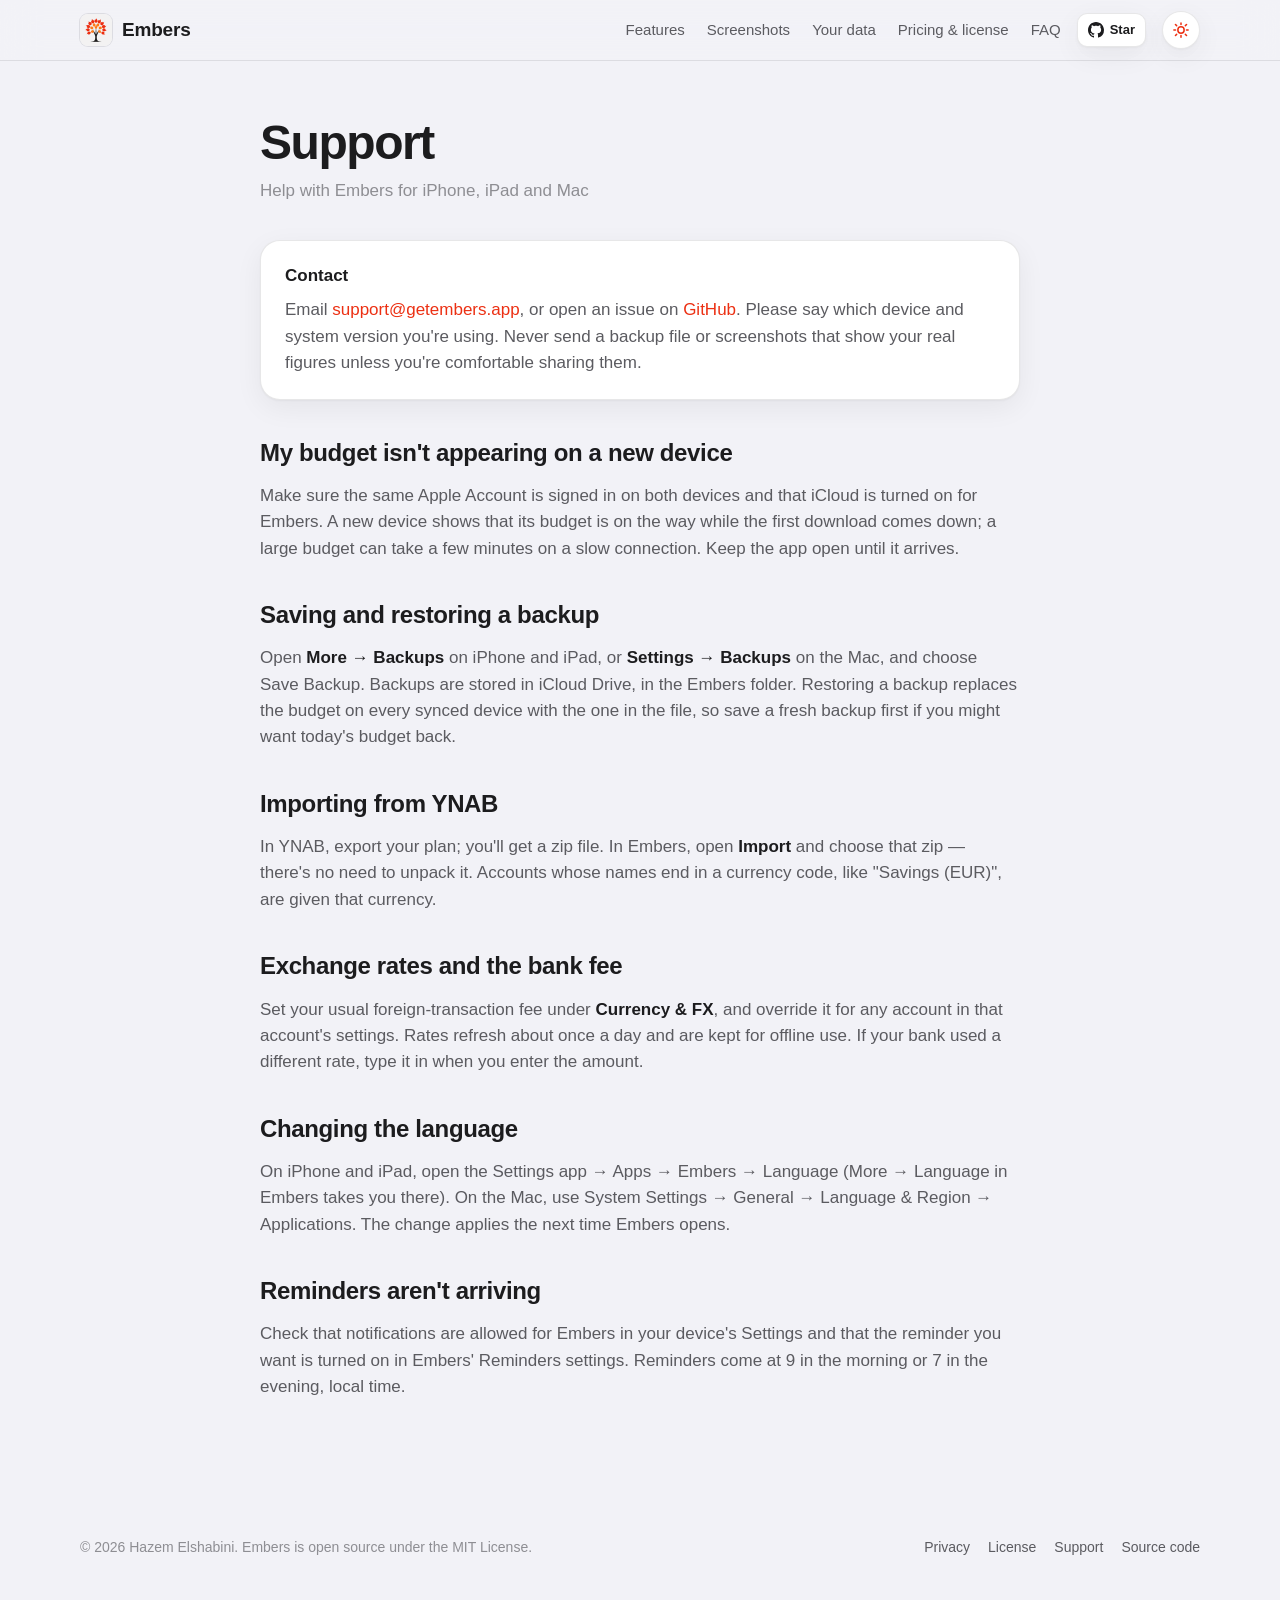
<file: web/support.html>
<!doctype html>
<html lang="en" data-theme="light">
<head>
  <meta charset="utf-8">
  <meta name="viewport" content="width=device-width, initial-scale=1, viewport-fit=cover">
  <title>Support — Embers</title>
  <meta name="description" content="Get help with Embers: contact, reporting a problem, iCloud sync, backups, importing and languages.">
  <link rel="canonical" href="https://getembers.app/support.html">
  <meta name="theme-color" content="#f2f2f7">
  <meta name="color-scheme" content="light dark">
  <meta property="og:type" content="website">
  <meta property="og:site_name" content="Embers">
  <meta property="og:title" content="Support — Embers">
  <meta property="og:description" content="Get help with Embers: contact, reporting a problem, iCloud sync, backups, importing and languages.">
  <meta property="og:url" content="https://getembers.app/support.html">
  <meta property="og:image" content="https://getembers.app/assets/icon-light.png">
  <meta name="twitter:card" content="summary">
  <link rel="icon" type="image/png" sizes="64x64" href="assets/favicon.png">
  <link rel="apple-touch-icon" href="assets/apple-touch-icon.png">
  <link rel="manifest" href="site.webmanifest">
  <link rel="stylesheet" href="assets/site.css">
  <script>
    try { if (localStorage.getItem("embers-theme") === "dark") document.documentElement.setAttribute("data-theme", "dark"); } catch (e) {}
  </script>
</head>
<body>
  <a class="skip" href="#main">Skip to content</a>

  <header class="site-header">
    <div class="wrap">
      <a class="brand" href="./" aria-label="Embers home">
        <img src="assets/favicon.png" alt="" width="32" height="32">
        Embers
      </a>
      <nav class="nav" aria-label="Main">
        <a href="./#features">Features</a>
        <a href="./#screenshots">Screenshots</a>
        <a href="./#your-data">Your data</a>
        <a href="./#pricing">Pricing &amp; license</a>
        <a href="./#faq">FAQ</a>
      </nav>
      <!-- The repository is set in assets/store-links.js (EMBERS_REPO); the star count is fetched from GitHub. -->
      <a class="gh-badge" href="https://github.com/helshabini/embers" data-repo-link aria-label="Embers on GitHub">
        <svg viewBox="0 0 16 16" fill="currentColor" aria-hidden="true"><path d="M8 0C3.58 0 0 3.58 0 8c0 3.54 2.29 6.53 5.47 7.59.4.07.55-.17.55-.38 0-.19-.01-.82-.01-1.49-2.01.37-2.53-.49-2.69-.94-.09-.23-.48-.94-.82-1.13-.28-.15-.68-.52-.01-.53.63-.01 1.08.58 1.23.82.72 1.21 1.87.87 2.33.66.07-.52.28-.87.51-1.07-1.78-.2-3.64-.89-3.64-3.95 0-.87.31-1.59.82-2.15-.08-.2-.36-1.02.08-2.12 0 0 .67-.21 2.2.82.64-.18 1.32-.27 2-.27.68 0 1.36.09 2 .27 1.53-1.04 2.2-.82 2.2-.82.44 1.1.16 1.92.08 2.12.51.56.82 1.27.82 2.15 0 3.07-1.87 3.75-3.65 3.95.29.25.54.73.54 1.48 0 1.07-.01 1.93-.01 2.2 0 .21.15.46.55.38A8.01 8.01 0 0 0 16 8c0-4.42-3.58-8-8-8Z"/></svg>
        <span class="gh-label">Star</span>
        <span class="gh-count" data-stars hidden></span>
      </a>
      <button class="theme-toggle" type="button" aria-label="Switch to dark mode" aria-pressed="false">
        <svg class="sun" viewBox="0 0 24 24" fill="none" stroke="currentColor" stroke-width="2" stroke-linecap="round" aria-hidden="true"><circle cx="12" cy="12" r="4.2"/><path d="M12 2.5v2.2M12 19.3v2.2M4.6 4.6l1.6 1.6M17.8 17.8l1.6 1.6M2.5 12h2.2M19.3 12h2.2M4.6 19.4l1.6-1.6M17.8 6.2l1.6-1.6"/></svg>
        <svg class="moon" viewBox="0 0 24 24" fill="currentColor" aria-hidden="true"><path d="M20.4 14.6A8.6 8.6 0 0 1 9.4 3.6a.6.6 0 0 0-.8-.7 9.6 9.6 0 1 0 12.5 12.5.6.6 0 0 0-.7-.8Z"/></svg>
      </button>
    </div>
  </header>

  <main id="main" class="wrap">
    <article class="prose">
      <h1>Support</h1>
      <p class="updated">Help with Embers for iPhone, iPad and Mac</p>

      <div class="card">
        <p style="margin:0 0 8px"><strong>Contact</strong></p>
        <p style="margin:0">Email <a href="mailto:support@getembers.app">support@getembers.app</a>, or open an issue on <a href="https://github.com/helshabini/embers/issues" data-repo-link="issues">GitHub</a>. Please say which device and system version you're using. Never send a backup file or screenshots that show your real figures unless you're comfortable sharing them.</p>
      </div>

      <h2>My budget isn't appearing on a new device</h2>
      <p>Make sure the same Apple Account is signed in on both devices and that iCloud is turned on for Embers. A new device shows that its budget is on the way while the first download comes down; a large budget can take a few minutes on a slow connection. Keep the app open until it arrives.</p>

      <h2>Saving and restoring a backup</h2>
      <p>Open <strong>More → Backups</strong> on iPhone and iPad, or <strong>Settings → Backups</strong> on the Mac, and choose Save Backup. Backups are stored in iCloud Drive, in the Embers folder. Restoring a backup replaces the budget on every synced device with the one in the file, so save a fresh backup first if you might want today's budget back.</p>

      <h2>Importing from YNAB</h2>
      <p>In YNAB, export your plan; you'll get a zip file. In Embers, open <strong>Import</strong> and choose that zip — there's no need to unpack it. Accounts whose names end in a currency code, like "Savings (EUR)", are given that currency.</p>

      <h2>Exchange rates and the bank fee</h2>
      <p>Set your usual foreign-transaction fee under <strong>Currency &amp; FX</strong>, and override it for any account in that account's settings. Rates refresh about once a day and are kept for offline use. If your bank used a different rate, type it in when you enter the amount.</p>

      <h2>Changing the language</h2>
      <p>On iPhone and iPad, open the Settings app → Apps → Embers → Language (More → Language in Embers takes you there). On the Mac, use System Settings → General → Language &amp; Region → Applications. The change applies the next time Embers opens.</p>

      <h2>Reminders aren't arriving</h2>
      <p>Check that notifications are allowed for Embers in your device's Settings and that the reminder you want is turned on in Embers' Reminders settings. Reminders come at 9 in the morning or 7 in the evening, local time.</p>
    </article>
  </main>

  <footer class="site-footer">
    <div class="wrap">
      <span>© 2026 Hazem Elshabini. Embers is open source under the MIT License.</span>
      <nav aria-label="Footer">
        <a href="privacy.html">Privacy</a>
        <a href="license.html">License</a>
        <a href="support.html">Support</a>
        <a href="https://github.com/helshabini/embers" data-repo-link>Source code</a>
      </nav>
    </div>
  </footer>

  <script src="assets/theme.js" defer></script>
  <script src="assets/store-links.js" defer></script>
</body>
</html>
</file>
<file: web/assets/site.css>
/* Embers — site styles.
   The palette is the app's own (Shared/Theme.swift, `Flame`): the icon's three fixed colours fill
   the gradient blocks in either scheme, and everything drawn on a background is re-stepped for dark
   rather than flipped, exactly as the app does it. */

:root {
  --icon-deep: #b32210;
  --icon-ember: #ec3013;
  --icon-glow: #ff7a1a;
  --gradient: linear-gradient(135deg, var(--icon-deep), var(--icon-ember) 55%, var(--icon-glow));
  --inflow-gradient: linear-gradient(135deg, #0d6b3d, #1f9e59 55%, #52c773);

  --bg: #f2f2f7;
  --surface: #ffffff;
  --surface-2: #fbfbfd;
  --text: #1c1c1e;
  --text-2: #5b5b60;
  --text-3: #8e8e93;
  --line: rgba(60, 60, 67, 0.12);
  --ember: #ec3013;
  --deep: #b32210;
  --inflow: #1f9e59;
  --outflow: #d92e29;
  --tinted-fill: rgba(236, 48, 19, 0.10);
  --shadow: 0 1px 2px rgba(0, 0, 0, 0.04), 0 8px 28px rgba(0, 0, 0, 0.06);
  --glow-shadow: 0 18px 50px rgba(236, 48, 19, 0.28);
  color-scheme: light;
}

:root[data-theme="dark"] {
  --bg: #000000;
  --surface: #1c1c1e;
  --surface-2: #151517;
  --text: #f5f5f7;
  --text-2: #b4b4bb;
  --text-3: #8e8e93;
  --line: rgba(235, 235, 245, 0.12);
  --ember: #ff6a3d;
  --deep: #ff8a5c;
  --inflow: #3ed98a;
  --outflow: #ff6b63;
  --tinted-fill: rgba(255, 122, 26, 0.18);
  --shadow: 0 1px 2px rgba(0, 0, 0, 0.5), 0 8px 28px rgba(0, 0, 0, 0.45);
  --glow-shadow: 0 18px 60px rgba(255, 90, 30, 0.22);
  color-scheme: dark;
}

*, *::before, *::after { box-sizing: border-box; }

html { scroll-behavior: smooth; -webkit-text-size-adjust: 100%; }
@media (prefers-reduced-motion: reduce) { html { scroll-behavior: auto; } }

body {
  margin: 0;
  background: var(--bg);
  color: var(--text);
  font: 17px/1.55 -apple-system, BlinkMacSystemFont, "SF Pro Text", "Segoe UI", Roboto, "Helvetica Neue", Arial, sans-serif;
  -webkit-font-smoothing: antialiased;
  transition: background-color .25s ease, color .25s ease;
}

img { max-width: 100%; height: auto; display: block; }
a { color: var(--ember); text-decoration: none; }
a:hover { text-decoration: underline; }
:focus-visible { outline: 3px solid var(--icon-glow); outline-offset: 3px; border-radius: 6px; }

.wrap { width: min(1120px, 100% - 32px); margin-inline: auto; }

.skip {
  position: absolute; left: 16px; top: -60px; z-index: 100;
  background: var(--surface); color: var(--text); padding: 10px 14px; border-radius: 10px;
}
.skip:focus { top: 12px; }

/* ---------- Header ---------- */

.site-header {
  position: sticky; top: 0; z-index: 50;
  background: color-mix(in srgb, var(--bg) 78%, transparent);
  backdrop-filter: saturate(180%) blur(18px);
  -webkit-backdrop-filter: saturate(180%) blur(18px);
  border-bottom: 1px solid var(--line);
}
.site-header .wrap { display: flex; align-items: center; gap: 16px; height: 60px; }
.brand { display: flex; align-items: center; gap: 10px; color: var(--text); font-weight: 700; font-size: 19px; letter-spacing: -0.01em; }
.brand:hover { text-decoration: none; }
.brand img { width: 32px; height: 32px; border-radius: 8px; box-shadow: 0 0 0 1px var(--line); }
.nav { display: flex; gap: 22px; margin-inline-start: auto; }
.nav a { color: var(--text-2); font-size: 15px; font-weight: 500; }
.nav a:hover { color: var(--text); text-decoration: none; }

.gh-badge {
  display: inline-flex; align-items: stretch; height: 34px; flex: none;
  border: 1px solid var(--line); border-radius: 10px; overflow: hidden;
  background: var(--surface); color: var(--text); font-size: 13px; font-weight: 600;
  box-shadow: var(--shadow);
}
.gh-badge:hover { text-decoration: none; border-color: color-mix(in srgb, var(--ember) 45%, var(--line)); }
.gh-badge svg { width: 16px; height: 16px; align-self: center; margin-inline: 10px 6px; }
.gh-badge .gh-label { align-self: center; padding-inline-end: 10px; }
.gh-badge .gh-count {
  display: inline-flex; align-items: center; padding-inline: 10px;
  border-inline-start: 1px solid var(--line); background: var(--tinted-fill); color: var(--deep);
  font-variant-numeric: tabular-nums;
}
.gh-badge .gh-count[hidden] { display: none; }

.theme-toggle {
  display: inline-grid; place-items: center;
  width: 38px; height: 38px; flex: none;
  border: 1px solid var(--line); border-radius: 50%;
  background: var(--surface); color: var(--ember);
  cursor: pointer; box-shadow: var(--shadow);
}
.theme-toggle svg { width: 18px; height: 18px; }
.theme-toggle .moon { display: none; }
:root[data-theme="dark"] .theme-toggle .sun { display: none; }
:root[data-theme="dark"] .theme-toggle .moon { display: block; }

@media (max-width: 760px) {
  .nav { display: none; }
  .site-header .gh-badge { margin-inline-start: auto; }
}
@media (max-width: 380px) { .gh-badge .gh-label { display: none; } }

/* ---------- Buttons ---------- */

.btn {
  display: inline-flex; align-items: center; gap: 10px;
  min-height: 52px; padding: 10px 20px; border-radius: 14px;
  font-weight: 600; font-size: 16px; line-height: 1.15;
  border: 1px solid transparent; cursor: pointer;
  transition: transform .15s ease, box-shadow .15s ease;
}
.btn:hover { text-decoration: none; transform: translateY(-1px); }
.btn svg { width: 22px; height: 22px; flex: none; }
.btn small { display: block; font-size: 11px; font-weight: 500; opacity: .85; letter-spacing: .02em; }
.btn-secondary { background: var(--surface); color: var(--text); border-color: var(--line); box-shadow: var(--shadow); }

.store-buttons { display: flex; flex-wrap: wrap; gap: 12px; }
/* Apple's own artwork, used as supplied: the black badge whenever both platforms appear, at least
   40px tall, with a quarter of its height clear around it, which the 12px gap is at 48px. */
.store-badge { display: block; line-height: 0; border-radius: 9px; transition: transform .15s; }
.store-badge:hover { transform: translateY(-1px); }
.store-badge img { height: 48px; width: auto; }

/* ---------- Hero ---------- */

.hero { position: relative; overflow: hidden; padding: 88px 0 64px; }
.hero::before {
  content: ""; position: absolute; inset: -30% -10% auto auto; width: 720px; height: 720px;
  background: radial-gradient(closest-side, rgba(255, 122, 26, .22), transparent);
  pointer-events: none;
}
.hero .wrap { position: relative; display: grid; grid-template-columns: 1.1fr .9fr; gap: 48px; align-items: center; }
.eyebrow {
  display: inline-flex; align-items: center; gap: 8px;
  padding: 6px 12px; border-radius: 999px;
  background: var(--tinted-fill); color: var(--deep);
  font-size: 13px; font-weight: 700; letter-spacing: .04em; text-transform: uppercase;
}
.hero h1 {
  margin: 18px 0 16px; font-size: clamp(40px, 6vw, 68px); line-height: 1.04; letter-spacing: -0.035em; font-weight: 800;
}
.hero h1 .flame {
  background: var(--gradient); -webkit-background-clip: text; background-clip: text; color: transparent;
}
.hero .lede { margin: 0 0 28px; font-size: clamp(18px, 2.1vw, 21px); color: var(--text-2); max-width: 34em; }
.hero .fineprint { margin: 18px 0 0; font-size: 14px; color: var(--text-3); }

.hero-visual { position: relative; display: flex; justify-content: center; }
.hero-visual .phone { width: min(300px, 74vw); transform: rotate(-3deg); }
.hero-visual .phone.back {
  position: absolute; width: min(270px, 64vw); transform: translate(46%, 8%) rotate(6deg); opacity: .96;
  z-index: -1;
}

@media (max-width: 900px) {
  .hero { padding-top: 48px; }
  .hero .wrap { grid-template-columns: 1fr; }
  .hero-visual { margin-top: 12px; }
  .hero-visual .phone.back { display: none; }
  .hero-visual .phone { transform: none; }
}

/* ---------- Phone frame ---------- */

.phone {
  position: relative; border-radius: 46px; padding: 10px;
  background: linear-gradient(160deg, #2a2a2e, #0d0d0f);
  box-shadow: 0 30px 70px rgba(0, 0, 0, .25), inset 0 0 0 1.5px rgba(255, 255, 255, .08);
}
.phone img { border-radius: 37px; width: 100%; aspect-ratio: 1206 / 2622; object-fit: cover; background: var(--surface); }
/* One screenshot per scheme; the page shows whichever matches its own theme. */
.phone .shot-dark { display: none; }
:root[data-theme="dark"] .phone .shot-light { display: none; }
:root[data-theme="dark"] .phone .shot-dark { display: block; }

/* ---------- Sections ---------- */

section { padding: 80px 0; }
.section-head { max-width: 680px; margin-bottom: 40px; }
.section-head.center { margin-inline: auto; text-align: center; }
.kicker { color: var(--ember); font-weight: 700; font-size: 14px; letter-spacing: .06em; text-transform: uppercase; margin: 0 0 10px; }
h2 { margin: 0 0 14px; font-size: clamp(30px, 4vw, 44px); line-height: 1.1; letter-spacing: -0.03em; font-weight: 800; }
.section-head p { margin: 0; color: var(--text-2); font-size: 19px; }

.alt { background: var(--surface-2); border-block: 1px solid var(--line); }

/* ---------- Highlight cards ---------- */

.highlights { display: grid; grid-template-columns: repeat(3, 1fr); gap: 18px; margin-top: -24px; }
.highlight {
  border-radius: 22px; padding: 24px; color: #fff; background: var(--gradient); box-shadow: var(--glow-shadow);
}
.highlight.green { background: var(--inflow-gradient); box-shadow: 0 18px 50px rgba(31, 158, 89, .22); }
.highlight.dark { background: linear-gradient(135deg, #1c1c1e, #3a3a3c); box-shadow: var(--shadow); }
.highlight .label { font-size: 12px; font-weight: 700; letter-spacing: .1em; text-transform: uppercase; opacity: .85; }
.highlight .big { font-size: 30px; font-weight: 800; letter-spacing: -0.02em; margin: 6px 0 4px; }
.highlight p { margin: 0; opacity: .92; font-size: 15px; }
@media (max-width: 860px) { .highlights { grid-template-columns: 1fr; margin-top: 0; } }

/* ---------- Feature grid ---------- */

.features { display: grid; grid-template-columns: repeat(3, 1fr); gap: 18px; }
.feature {
  background: var(--surface); border: 1px solid var(--line); border-radius: 22px; padding: 26px;
  box-shadow: var(--shadow);
}
.feature .icon {
  display: grid; place-items: center; width: 44px; height: 44px; border-radius: 12px;
  background: var(--tinted-fill); color: var(--ember); margin-bottom: 16px;
}
.feature .icon svg { width: 22px; height: 22px; }
.feature h3 { margin: 0 0 8px; font-size: 19px; letter-spacing: -0.01em; }
.feature p { margin: 0; color: var(--text-2); font-size: 15.5px; }
.feature ul { margin: 10px 0 0; padding-inline-start: 18px; color: var(--text-2); font-size: 15px; }
.feature li + li { margin-top: 4px; }
.feature.wide { grid-column: span 2; }
@media (max-width: 980px) { .features { grid-template-columns: repeat(2, 1fr); } }
@media (max-width: 640px) { .features { grid-template-columns: 1fr; } .feature.wide { grid-column: auto; } }

/* ---------- FX example ---------- */

.fx { display: grid; grid-template-columns: 1fr 1fr; gap: 48px; align-items: center; }
.fx-card {
  background: var(--surface); border: 1px solid var(--line); border-radius: 22px; overflow: hidden; box-shadow: var(--shadow);
}
.fx-card .top { background: var(--gradient); color: #fff; padding: 22px 24px; }
.fx-card .top .ccy { display: inline-block; padding: 3px 10px; border-radius: 999px; background: rgba(255, 255, 255, .2); font-size: 13px; font-weight: 700; }
.fx-card .top .amount { font-size: 40px; font-weight: 800; letter-spacing: -0.02em; margin-top: 8px; }
.fx-card dl { margin: 0; padding: 8px 24px 16px; }
.fx-card .row { display: flex; justify-content: space-between; gap: 16px; padding: 12px 0; border-bottom: 1px solid var(--line); }
.fx-card .row:last-child { border-bottom: 0; }
.fx-card dt { color: var(--text-2); }
.fx-card dd { margin: 0; font-weight: 600; font-variant-numeric: tabular-nums; }
.fx-card .total dd { color: var(--outflow); font-size: 19px; }
.checks { list-style: none; padding: 0; margin: 24px 0 0; display: grid; gap: 12px; }
.checks li { display: flex; gap: 12px; color: var(--text-2); }
.checks li::before {
  content: ""; flex: none; width: 22px; height: 22px; margin-top: 2px; border-radius: 50%;
  background: var(--tinted-fill) url("data:image/svg+xml,%3Csvg xmlns='http://www.w3.org/2000/svg' viewBox='0 0 24 24' fill='none' stroke='%23ec3013' stroke-width='3' stroke-linecap='round' stroke-linejoin='round'%3E%3Cpath d='M5 12.5l4.5 4.5L19 7.5'/%3E%3C/svg%3E") center / 13px no-repeat;
}
@media (max-width: 860px) { .fx { grid-template-columns: 1fr; } }

/* ---------- Screenshot gallery ---------- */

.gallery {
  display: grid; grid-auto-flow: column; grid-auto-columns: minmax(220px, 250px);
  gap: 26px; overflow-x: auto; padding: 10px 16px 30px; margin: 0 -16px;
  scroll-snap-type: x mandatory; scrollbar-width: thin;
}
.gallery figure { margin: 0; scroll-snap-align: center; }
.gallery .phone { border-radius: 38px; padding: 8px; box-shadow: 0 18px 40px rgba(0, 0, 0, .18); }
.gallery .phone img { border-radius: 31px; }
.gallery figcaption { text-align: center; margin-top: 14px; font-weight: 600; }
.gallery figcaption span { display: block; color: var(--text-3); font-weight: 400; font-size: 14px; }

/* ---------- Languages ---------- */

.languages { display: flex; flex-wrap: wrap; gap: 10px; justify-content: center; margin: 0; padding: 0; list-style: none; }
.languages li {
  padding: 10px 18px; border-radius: 999px; background: var(--surface); border: 1px solid var(--line);
  font-weight: 600; box-shadow: var(--shadow);
}
.languages li span { color: var(--text-3); font-weight: 400; margin-inline-start: 6px; font-size: 14px; }

/* ---------- Pricing / license ---------- */

.pricing { display: grid; grid-template-columns: 1fr 1fr; gap: 18px; }
.plan-card { background: var(--surface); border: 1px solid var(--line); border-radius: 24px; padding: 30px; box-shadow: var(--shadow); }
.plan-card.featured { border: 2px solid transparent; background: linear-gradient(var(--surface), var(--surface)) padding-box, var(--gradient) border-box; }
.plan-card h3 { margin: 0 0 4px; font-size: 22px; }
.plan-card .price { font-size: 34px; font-weight: 800; letter-spacing: -0.02em; margin: 10px 0 6px; }
.plan-card .price small { font-size: 15px; font-weight: 500; color: var(--text-3); letter-spacing: 0; }
.plan-card p { color: var(--text-2); margin: 0 0 16px; }
.plan-card .checks { margin: 0 0 24px; }
@media (max-width: 800px) { .pricing { grid-template-columns: 1fr; } }

.license-note { margin-top: 26px; text-align: center; color: var(--text-2); font-size: 15px; }

/* ---------- FAQ ---------- */

.faq { max-width: 820px; margin-inline: auto; }
.faq details { background: var(--surface); border: 1px solid var(--line); border-radius: 18px; padding: 0 22px; margin-bottom: 12px; box-shadow: var(--shadow); }
.faq summary { cursor: pointer; list-style: none; padding: 18px 0; font-weight: 600; display: flex; justify-content: space-between; gap: 16px; }
.faq summary::-webkit-details-marker { display: none; }
.faq summary::after { content: "+"; color: var(--ember); font-size: 22px; line-height: 1; transition: transform .2s ease; }
.faq details[open] summary::after { transform: rotate(45deg); }
.faq details p { margin: 0 0 18px; color: var(--text-2); }

/* ---------- CTA + footer ---------- */

.cta {
  border-radius: 32px; padding: 56px 32px; text-align: center; color: #fff;
  background: var(--gradient); box-shadow: var(--glow-shadow); position: relative; overflow: hidden;
}
.cta > img { width: 88px; height: 88px; border-radius: 22px; margin: 0 auto 18px; box-shadow: 0 10px 30px rgba(0, 0, 0, .25); }
.cta h2 { color: #fff; }
.cta p { margin: 0 auto 28px; max-width: 34em; opacity: .92; font-size: 18px; }
.cta .store-buttons { justify-content: center; }

.site-footer { padding: 40px 0 56px; color: var(--text-3); font-size: 14px; }
.site-footer .wrap { display: flex; flex-wrap: wrap; gap: 16px 28px; align-items: center; justify-content: space-between; }
.site-footer nav { display: flex; flex-wrap: wrap; gap: 18px; }
.site-footer a { color: var(--text-2); }

/* ---------- Prose pages (privacy, license, support) ---------- */

.prose { max-width: 760px; margin-inline: auto; padding: 56px 0 80px; }
.prose h1 { font-size: clamp(34px, 5vw, 48px); letter-spacing: -0.03em; line-height: 1.1; margin: 0 0 8px; }
.prose .updated { color: var(--text-3); margin: 0 0 36px; }
.prose h2 { font-size: 24px; margin: 40px 0 10px; letter-spacing: -0.015em; }
.prose p, .prose li { color: var(--text-2); }
.prose strong { color: var(--text); }
.prose .card { background: var(--surface); border: 1px solid var(--line); border-radius: 20px; padding: 22px 24px; box-shadow: var(--shadow); }
.prose pre {
  white-space: pre-wrap; background: var(--surface); border: 1px solid var(--line); border-radius: 16px;
  padding: 22px; font: 14px/1.6 ui-monospace, "SF Mono", Menlo, monospace; color: var(--text);
}
</file>
